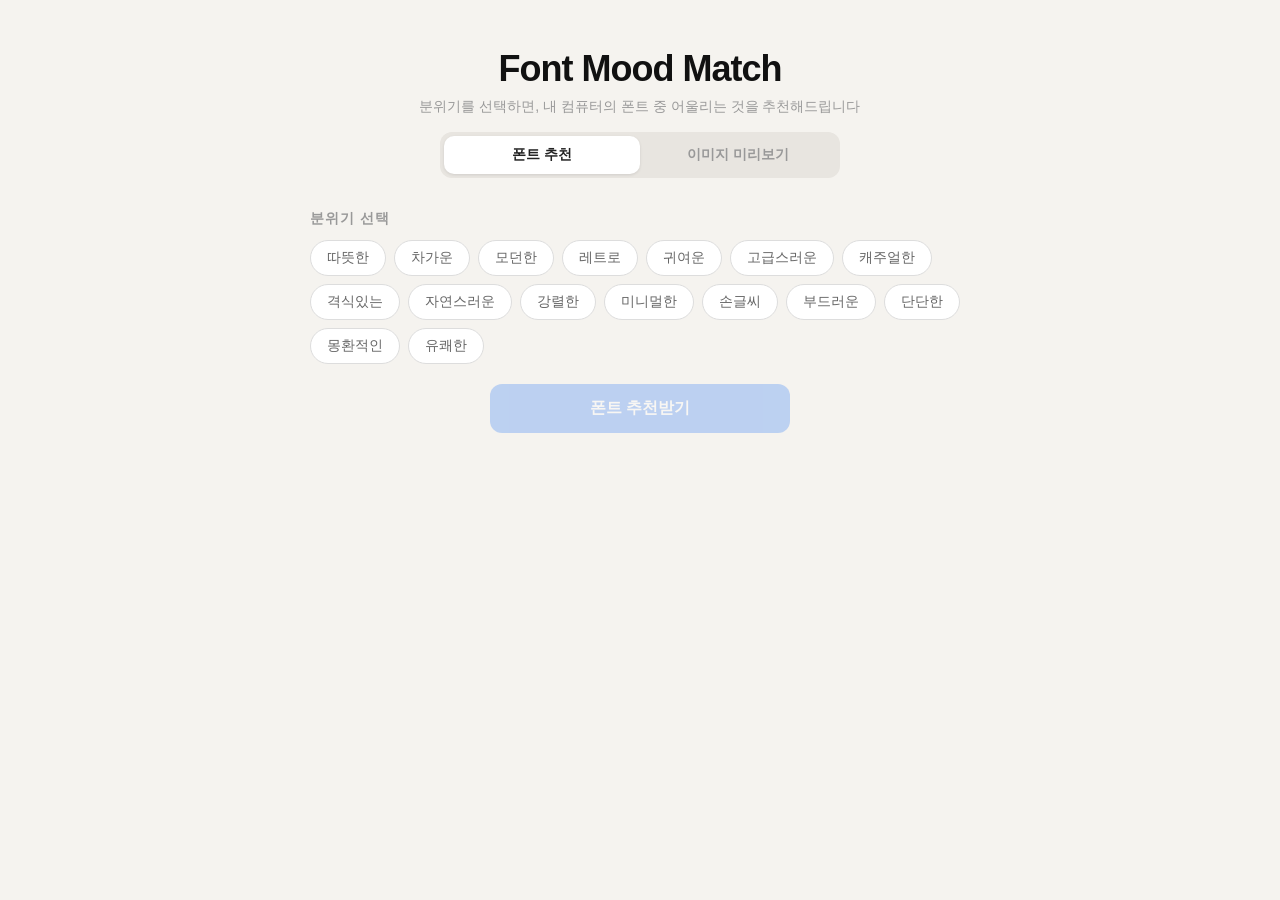
<file: index.html>
<!DOCTYPE html>
<html lang="ko">
<head>
    <meta charset="UTF-8">
    <meta name="viewport" content="width=device-width, initial-scale=1.0">
    <title>Font Mood Match</title>
    <style>
        * { margin: 0; padding: 0; box-sizing: border-box; }

        body {
            font-family: -apple-system, BlinkMacSystemFont, 'Segoe UI', sans-serif;
            background: #f5f3ef;
            color: #222;
            min-height: 100vh;
        }

        .header {
            text-align: center;
            padding: 48px 20px 16px;
        }
        .header h1 {
            font-size: 36px;
            font-weight: 800;
            letter-spacing: -1px;
            color: #111;
        }
        .header p { color: #999; margin-top: 8px; font-size: 14px; }

        .mood-section {
            max-width: 700px;
            margin: 0 auto 32px;
            padding: 0 20px;
        }
        .mood-label {
            font-size: 14px;
            font-weight: 600;
            color: #999;
            margin-bottom: 12px;
            text-transform: uppercase;
            letter-spacing: 1px;
        }
        .mood-tags {
            display: flex;
            flex-wrap: wrap;
            gap: 8px;
            margin-bottom: 20px;
        }
        .mood-tag {
            background: #fff;
            border: 1px solid #ddd;
            border-radius: 20px;
            padding: 8px 16px;
            font-size: 14px;
            color: #666;
            cursor: pointer;
            transition: all 0.2s;
            user-select: none;
        }
        .mood-tag:hover { border-color: #aaa; color: #333; }
        .mood-tag.selected {
            background: #3b82f6;
            color: #fff;
            border-color: #3b82f6;
            font-weight: 600;
        }

        /* ===== TABS ===== */
        .tab-bar {
            display: flex;
            justify-content: center;
            gap: 0;
            max-width: 400px;
            margin: 0 auto 32px;
            background: #e8e5e0;
            border-radius: 12px;
            padding: 4px;
        }
        .tab-btn {
            flex: 1;
            padding: 10px 16px;
            background: none;
            border: none;
            border-radius: 10px;
            color: #999;
            font-size: 14px;
            font-weight: 600;
            cursor: pointer;
            transition: all 0.2s;
        }
        .tab-btn.active { background: #fff; color: #222; box-shadow: 0 1px 3px rgba(0,0,0,0.1); }
        .tab-btn:hover:not(.active) { color: #555; }
        .tab-content { display: none; }
        .tab-content.active { display: block; }

        /* ===== PREVIEW TAB ===== */
        .preview-tab {
            max-width: 900px;
            margin: 0 auto;
            padding: 0 20px 60px;
        }
        .preview-upload {
            border: 2px dashed #ccc;
            border-radius: 12px;
            padding: 40px;
            text-align: center;
            cursor: pointer;
            transition: all 0.2s;
            margin-bottom: 20px;
            background: #fff;
        }
        .preview-upload:hover { border-color: #999; background: #fafafa; }
        .preview-upload.has-image { border-style: solid; padding: 0; overflow: hidden; border-radius: 12px; }
        .preview-upload .icon { font-size: 32px; margin-bottom: 8px; }
        .preview-upload .text { color: #999; font-size: 13px; }
        #previewImageInput { display: none; }

        .preview-canvas-wrap {
            position: relative;
            display: none;
            margin-bottom: 20px;
        }
        .preview-canvas-wrap.visible { display: block; }
        .preview-canvas {
            width: 100%;
            border-radius: 12px;
            display: block;
        }

        .preview-controls {
            display: none;
            gap: 12px;
            margin-bottom: 20px;
            flex-wrap: wrap;
        }
        .preview-controls.visible { display: flex; }
        .preview-controls input[type="text"] {
            flex: 1;
            min-width: 200px;
            background: #fff;
            border: 1px solid #ddd;
            border-radius: 10px;
            padding: 12px 16px;
            color: #222;
            font-size: 14px;
            outline: none;
        }
        .preview-controls input[type="text"]:focus { border-color: #3b82f6; }
        .preview-controls input[type="text"]::placeholder { color: #bbb; }
        .preview-controls select {
            background: #fff;
            border: 1px solid #ddd;
            border-radius: 10px;
            padding: 12px 16px;
            color: #222;
            font-size: 14px;
            outline: none;
            min-width: 200px;
        }

        .preview-options {
            display: none;
            gap: 12px;
            margin-bottom: 20px;
            flex-wrap: wrap;
            align-items: center;
        }
        .preview-options.visible { display: flex; }
        .preview-options label {
            color: #666;
            font-size: 13px;
        }
        .preview-options input[type="range"] {
            width: 120px;
        }
        .placement-btn.active { background: #3b82f6 !important; color: #fff !important; border-color: #3b82f6 !important; }
        .preview-options input[type="color"] {
            width: 36px;
            height: 36px;
            border: 1px solid #333;
            border-radius: 8px;
            background: none;
            cursor: pointer;
        }

        .search-btn {
            display: block;
            width: 100%;
            max-width: 300px;
            margin: 0 auto;
            padding: 14px 24px;
            background: #3b82f6;
            color: #fff;
            border: none;
            border-radius: 12px;
            font-size: 16px;
            font-weight: 700;
            cursor: pointer;
            transition: opacity 0.2s;
        }
        .search-btn:hover { opacity: 0.85; }
        .search-btn:disabled { opacity: 0.3; cursor: not-allowed; }

        .loading-section {
            display: none;
            text-align: center;
            padding: 60px 20px;
        }
        .loading-section.visible { display: block; }
        .loading-spinner {
            width: 40px;
            height: 40px;
            border: 3px solid #ddd;
            border-top-color: #3b82f6;
            border-radius: 50%;
            animation: spin 0.8s linear infinite;
            margin: 0 auto 16px;
        }
        @keyframes spin { to { transform: rotate(360deg); } }
        .loading-text { color: #888; font-size: 14px; }
        .loading-progress { color: #aaa; font-size: 13px; margin-top: 8px; }

        .results-section {
            display: none;
            max-width: 900px;
            margin: 0 auto;
            padding: 0 20px 60px;
        }
        .results-section.visible { display: block; }
        .results-header {
            display: flex;
            justify-content: space-between;
            align-items: center;
            margin-bottom: 24px;
        }
        .results-title { font-size: 20px; font-weight: 700; }
        .results-count { color: #666; font-size: 14px; }
        .refresh-btn {
            background: #fff;
            border: 1px solid #ddd;
            border-radius: 10px;
            padding: 10px 20px;
            color: #666;
            font-size: 14px;
            font-weight: 600;
            cursor: pointer;
            transition: all 0.2s;
        }
        .refresh-btn:hover { background: #eee; color: #333; border-color: #bbb; }

        #fontCards {
            display: grid;
            grid-template-columns: repeat(2, 1fr);
            gap: 16px;
        }
        .font-card {
            background: #fff;
            border: 1px solid #e0e0e0;
            border-radius: 16px;
            padding: 20px;
            transition: border-color 0.2s;
            display: flex;
            flex-direction: column;
        }
        .font-card:hover { border-color: #bbb; }
        .font-card-header {
            display: flex;
            flex-direction: column;
            gap: 8px;
            margin-bottom: 12px;
        }
        .font-name { font-size: 14px; font-weight: 600; color: #222; }
        .font-tags { display: flex; gap: 4px; flex-wrap: wrap; }
        .font-tag {
            background: #f0f0f0;
            border-radius: 6px;
            padding: 3px 8px;
            font-size: 10px;
            color: #888;
        }
        .font-tag.match { background: #e8f5e9; color: #2e7d32; }
        .font-preview {
            background: #fafaf8;
            border: 1px solid #eee;
            border-radius: 10px;
            padding: 16px;
            margin-bottom: 10px;
            min-height: 70px;
            display: flex;
            align-items: center;
            flex: 1;
        }
        .font-preview-text {
            font-size: 22px;
            line-height: 1.4;
            word-break: keep-all;
            width: 100%;
            color: #222;
        }
        .font-reason {
            color: #999;
            font-size: 12px;
            margin-bottom: 10px;
        }
        .font-actions {
            display: flex;
            gap: 8px;
            justify-content: space-between;
            align-items: center;
        }
        .copy-btn {
            background: #f0f0f0;
            border: none;
            border-radius: 8px;
            padding: 6px 12px;
            color: #666;
            font-size: 12px;
            cursor: pointer;
            transition: all 0.2s;
        }
        .copy-btn:hover { background: #e0e0e0; color: #333; }
        @media (max-width: 900px) {
            #fontCards { grid-template-columns: 1fr; }
        }
        @media (max-width: 500px) {
            #fontCards { grid-template-columns: 1fr; }
        }
        .copy-btn.copied { background: #e8f5e9; color: #2e7d32; }

        .pairing-section {
            display: none;
            max-width: 900px;
            margin: 0 auto;
            padding: 0 20px 60px;
        }
        .pairing-section.visible { display: block; }
        .pairing-title { font-size: 20px; font-weight: 700; margin-bottom: 24px; }
        .pairing-card {
            background: #141414;
            border: 1px solid #222;
            border-radius: 16px;
            padding: 32px;
            margin-bottom: 16px;
        }
        .pairing-heading { font-size: 32px; margin-bottom: 12px; line-height: 1.3; }
        .pairing-body { font-size: 16px; line-height: 1.8; color: #aaa; }
        .pairing-label { margin-top: 16px; font-size: 12px; color: #555; }

        .custom-text-section {
            max-width: 900px;
            margin: 0 auto 24px;
            padding: 0 20px;
            display: none;
        }
        .custom-text-section.visible { display: block; }
        .custom-text-input {
            width: 100%;
            background: #fff;
            border: 1px solid #ddd;
            border-radius: 10px;
            padding: 12px 16px;
            color: #222;
            font-size: 14px;
            outline: none;
        }
        .custom-text-input:focus { border-color: #3b82f6; }
        .custom-text-input::placeholder { color: #bbb; }

        @media (max-width: 600px) {
            .header h1 { font-size: 28px; }
            .font-preview-text { font-size: 22px; }
            .pairing-heading { font-size: 24px; }
        }
    </style>
</head>
<body>

<div class="header">
    <h1>Font Mood Match</h1>
    <p>분위기를 선택하면, 내 컴퓨터의 폰트 중 어울리는 것을 추천해드립니다</p>
</div>

<div class="tab-bar">
    <button class="tab-btn active" data-tab="recommend">폰트 추천</button>
    <button class="tab-btn" data-tab="preview">이미지 미리보기</button>
</div>

<!-- TAB 1: 추천 -->
<div class="tab-content active" id="tab-recommend">
<div class="mood-section">
    <div class="mood-label">분위기 선택</div>
    <div class="mood-tags" id="moodTags">
        <span class="mood-tag" data-mood="따뜻한">따뜻한</span>
        <span class="mood-tag" data-mood="차가운">차가운</span>
        <span class="mood-tag" data-mood="모던한">모던한</span>
        <span class="mood-tag" data-mood="레트로">레트로</span>
        <span class="mood-tag" data-mood="귀여운">귀여운</span>
        <span class="mood-tag" data-mood="고급스러운">고급스러운</span>
        <span class="mood-tag" data-mood="캐주얼한">캐주얼한</span>
        <span class="mood-tag" data-mood="격식있는">격식있는</span>
        <span class="mood-tag" data-mood="자연스러운">자연스러운</span>
        <span class="mood-tag" data-mood="강렬한">강렬한</span>
        <span class="mood-tag" data-mood="미니멀한">미니멀한</span>
        <span class="mood-tag" data-mood="손글씨">손글씨</span>
        <span class="mood-tag" data-mood="부드러운">부드러운</span>
        <span class="mood-tag" data-mood="단단한">단단한</span>
        <span class="mood-tag" data-mood="몽환적인">몽환적인</span>
        <span class="mood-tag" data-mood="유쾌한">유쾌한</span>
    </div>

    <button class="search-btn" id="searchBtn" disabled>폰트 추천받기</button>
</div>

<div class="loading-section" id="loadingSection">
    <div class="loading-spinner"></div>
    <div class="loading-text">폰트를 분석하고 있습니다...</div>
    <div class="loading-progress" id="loadingProgress"></div>
</div>

<div class="custom-text-section" id="customTextSection">
    <input type="text" class="custom-text-input" id="customTextInput"
           placeholder="폰트를 미리볼 문장을 자유롭게 입력해보세요" value="가나다라 Typography 123">
</div>

<div class="results-section" id="resultsSection">
    <div class="results-header">
        <div class="results-title">추천 폰트</div>
        <div style="display:flex;align-items:center;gap:12px;">
            <div class="results-count" id="resultsCount"></div>
            <button class="refresh-btn" id="refreshBtn">다시 추천받기</button>
        </div>
    </div>
    <div id="fontCards"></div>
</div>
</div><!-- end tab-recommend -->

<!-- TAB 2: 이미지 미리보기 -->
<div class="tab-content" id="tab-preview">
<div class="preview-tab">
    <div class="preview-upload" id="previewUpload">
        <div id="previewUploadContent">
            <div class="icon">🖼</div>
            <div class="text">배경 이미지를 드래그하거나 클릭해서 업로드</div>
        </div>
    </div>
    <input type="file" id="previewImageInput" accept="image/*">

    <div class="preview-controls" id="previewControls">
        <input type="text" id="overlayText" placeholder="이미지 위에 올릴 텍스트 입력" value="디자인의 본질을 탐구하다">
        <select id="fontSelect">
            <option value="">폰트를 선택하세요</option>
        </select>
    </div>

    <div class="preview-options" id="previewOptions">
        <label>크기</label>
        <input type="range" id="fontSize" min="16" max="120" value="48">
        <label>색상</label>
        <input type="color" id="fontColor" value="#ffffff">
        <label>배치</label>
        <div style="display:flex;gap:4px;">
            <button class="placement-btn active" data-placement="title" style="background:#fff;border:1px solid #ddd;border-radius:8px;padding:6px 14px;font-size:12px;color:#666;cursor:pointer;">제목</button>
            <button class="placement-btn" data-placement="body" style="background:#fff;border:1px solid #ddd;border-radius:8px;padding:6px 14px;font-size:12px;color:#666;cursor:pointer;">본문</button>
        </div>
    </div>

    <div class="preview-canvas-wrap" id="previewCanvasWrap">
        <canvas class="preview-canvas" id="previewCanvas"></canvas>
    </div>
</div>
</div><!-- end tab-preview -->

<script>
// ===== STATE =====
let selectedMoods = [];
let localFonts = [];
let recommendedFonts = [];

// ===== MOOD TAGS =====
document.querySelectorAll('.mood-tag').forEach(tag => {
    tag.addEventListener('click', () => {
        tag.classList.toggle('selected');
        const mood = tag.dataset.mood;
        if (tag.classList.contains('selected')) {
            selectedMoods.push(mood);
        } else {
            selectedMoods = selectedMoods.filter(m => m !== mood);
        }
        document.getElementById('searchBtn').disabled = selectedMoods.length === 0;
    });
});

document.getElementById('searchBtn').addEventListener('click', startRecommendation);

// ===== TABS =====
document.querySelectorAll('.tab-btn').forEach(btn => {
    btn.addEventListener('click', () => {
        document.querySelectorAll('.tab-btn').forEach(b => b.classList.remove('active'));
        document.querySelectorAll('.tab-content').forEach(t => t.classList.remove('active'));
        btn.classList.add('active');
        document.getElementById('tab-' + btn.dataset.tab).classList.add('active');

        // Load recommended fonts into preview tab
        if (btn.dataset.tab === 'preview') {
            loadRecommendedFontSelect();
        }
    });
});

// Simple hash for random tiebreaking
function hashStr(str) {
    let hash = 0;
    for (let i = 0; i < str.length; i++) {
        hash = ((hash << 5) - hash) + str.charCodeAt(i);
        hash |= 0;
    }
    return Math.abs(hash);
}

// ===== FONT DATABASE =====
// Known fonts with pre-tagged moods
const FONT_DB = {
    // === 나눔 ===
    '나눔고딕': { moods: ['모던한', '미니멀한', '부드러운'], type: 'gothic', usage: '본문용' },
    '나눔고딕OTF': { moods: ['모던한', '미니멀한', '부드러운'], type: 'gothic', usage: '본문용' },
    '나눔명조': { moods: ['격식있는', '고급스러운', '차가운'], type: 'myungjo', usage: '본문용' },
    '나눔명조OTF': { moods: ['격식있는', '고급스러운', '차가운'], type: 'myungjo', usage: '본문용' },
    '나눔바른고딕OTF': { moods: ['미니멀한', '모던한', '부드러운'], type: 'gothic', usage: '본문용' },
    '나눔바른펜OTF': { moods: ['손글씨', '자연스러운', '따뜻한'], type: 'handwriting', usage: '제목용' },
    '나눔손글씨 펜': { moods: ['손글씨', '캐주얼한', '자연스러운'], type: 'handwriting', usage: '제목용' },
    '나눔손글씨 붓': { moods: ['손글씨', '강렬한', '레트로'], type: 'handwriting', usage: '제목용' },
    '나눔스퀘어OTF': { moods: ['모던한', '단단한', '미니멀한'], type: 'gothic', usage: '제목용' },
    '나눔스퀘어 네오 OTF': { moods: ['모던한', '미니멀한', '차가운'], type: 'gothic', usage: '제목/본문 겸용' },
    '나눔스퀘어라운드OTF': { moods: ['부드러운', '귀여운', '따뜻한'], type: 'gothic', usage: '제목용' },
    '나눔휴먼OTF': { moods: ['자연스러운', '따뜻한', '부드러운'], type: 'gothic', usage: '본문용' },

    // === 산돌 고딕 ===
    'Apple SD 산돌고딕 Neo': { moods: ['모던한', '미니멀한', '단단한'], type: 'gothic', usage: '본문용' },
    'Sandoll 고딕Neo1': { moods: ['모던한', '미니멀한', '단단한'], type: 'gothic', usage: '제목/본문 겸용' },
    'Sandoll 고딕Neo2': { moods: ['모던한', '미니멀한', '차가운'], type: 'gothic', usage: '제목/본문 겸용' },
    'Sandoll 고딕Neo3': { moods: ['모던한', '미니멀한', '차가운'], type: 'gothic', usage: '제목/본문 겸용' },
    'Sandoll 고딕NeoRound': { moods: ['부드러운', '귀여운', '따뜻한'], type: 'gothic', usage: '제목용' },
    'Sandoll 고딕NeoCond': { moods: ['모던한', '단단한', '강렬한'], type: 'gothic', usage: '제목용' },
    'Sandoll 고딕NeoExt': { moods: ['모던한', '강렬한', '단단한'], type: 'gothic', usage: '제목용' },

    // === 산돌 명조 ===
    'Sandoll 명조': { moods: ['격식있는', '고급스러운', '레트로'], type: 'myungjo', usage: '본문용' },
    'Sandoll 명조Neo1': { moods: ['고급스러운', '격식있는', '모던한'], type: 'myungjo', usage: '제목/본문 겸용' },

    // === 산돌 감성/특수 ===
    'Sandoll 격동고딕': { moods: ['강렬한', '레트로', '단단한'], type: 'display', usage: '제목용' },
    'Sandoll 격동굴림': { moods: ['레트로', '따뜻한', '자연스러운'], type: 'display', usage: '제목용' },
    'Sandoll 격동명조': { moods: ['레트로', '격식있는', '강렬한'], type: 'myungjo', usage: '제목용' },
    'Sandoll 겨울밤': { moods: ['몽환적인', '차가운', '고급스러운'], type: 'display', usage: '제목용' },
    'Sandoll 늦봄': { moods: ['따뜻한', '자연스러운', '부드러운'], type: 'display', usage: '제목용' },
    'Sandoll 둥굴림': { moods: ['귀여운', '부드러운', '캐주얼한'], type: 'gothic', usage: '제목용' },
    'Sandoll 둥굴림2': { moods: ['귀여운', '부드러운', '캐주얼한'], type: 'gothic', usage: '제목용' },
    'Sandoll 마루': { moods: ['자연스러운', '부드러운', '따뜻한'], type: 'gothic', usage: '본문용' },
    'Sandoll 광수명조': { moods: ['레트로', '자연스러운', '따뜻한'], type: 'myungjo', usage: '제목용' },
    'Sandoll 단편선 바탕': { moods: ['격식있는', '레트로', '고급스러운'], type: 'myungjo', usage: '본문용' },
    'Sandoll 바보사랑': { moods: ['귀여운', '유쾌한', '캐주얼한'], type: 'display', usage: '제목용' },
    'Sandoll 별꽃': { moods: ['몽환적인', '귀여운', '부드러운'], type: 'display', usage: '제목용' },
    'Sandoll 별밤': { moods: ['몽환적인', '차가운', '고급스러운'], type: 'display', usage: '제목용' },
    'Sandoll 별이될꺼야': { moods: ['몽환적인', '귀여운', '따뜻한'], type: 'display', usage: '제목용' },
    'Sandoll 별이샤방샤방': { moods: ['귀여운', '유쾌한', '몽환적인'], type: 'display', usage: '제목용' },
    'Sandoll 별표고무': { moods: ['유쾌한', '레트로', '캐주얼한'], type: 'display', usage: '제목용' },
    'Sandoll 사랑고백': { moods: ['따뜻한', '부드러운', '손글씨'], type: 'handwriting', usage: '제목용' },
    'Sandoll 삼립호빵체': { moods: ['귀여운', '유쾌한', '따뜻한'], type: 'display', usage: '제목용' },
    'Sandoll 초코푸딩': { moods: ['귀여운', '따뜻한', '캐주얼한'], type: 'display', usage: '제목용' },
    'Sandoll 캔버스': { moods: ['손글씨', '자연스러운', '캐주얼한'], type: 'handwriting', usage: '제목용' },
    'Sandoll 커피앤도넛': { moods: ['따뜻한', '캐주얼한', '부드러운'], type: 'display', usage: '제목용' },
    'Sandoll 하늘구름': { moods: ['몽환적인', '부드러운', '자연스러운'], type: 'display', usage: '제목용' },
    'Sandoll 국대떡볶이': { moods: ['유쾌한', '강렬한', '캐주얼한'], type: 'display', usage: '제목용' },
    'Sandoll 온고딕': { moods: ['부드러운', '따뜻한', '모던한'], type: 'gothic', usage: '본문용' },

    // === Pretendard ===
    'Pretendard': { moods: ['모던한', '미니멀한', '차가운'], type: 'gothic', usage: '제목/본문 겸용' },

    // === Noto ===
    'Noto Sans KR': { moods: ['모던한', '미니멀한', '단단한'], type: 'gothic', usage: '제목/본문 겸용' },
    'Noto Serif CJK KR': { moods: ['격식있는', '고급스러운', '모던한'], type: 'myungjo', usage: '본문용' },

    // === 본고딕/본명조 ===
    '본고딕': { moods: ['모던한', '미니멀한', '단단한'], type: 'gothic', usage: '제목/본문 겸용' },
    '본명조': { moods: ['격식있는', '고급스러운', '모던한'], type: 'myungjo', usage: '본문용' },

    // === 마루 부리 ===
    '마루 부리OTF': { moods: ['고급스러운', '모던한', '격식있는'], type: 'myungjo', usage: '본문용' },

    // === 배민 ===
    '배민 을지로10년후체 OTF': { moods: ['레트로', '강렬한', '유쾌한'], type: 'display', usage: '제목용' },

    // === 카페24 ===
    'Cafe24 Meongi': { moods: ['귀여운', '캐주얼한', '유쾌한'], type: 'display', usage: '제목용' },
    'Cafe24NyangiB': { moods: ['귀여운', '부드러운', '캐주얼한'], type: 'display', usage: '제목용' },
    '카페24 모야모야 OTF': { moods: ['귀여운', '몽환적인', '유쾌한'], type: 'display', usage: '제목용' },
    '카페24 슈퍼매직 OTF': { moods: ['강렬한', '유쾌한', '캐주얼한'], type: 'display', usage: '제목용' },

    // === 교보 손글씨 ===
    '교보 손글씨 2019': { moods: ['손글씨', '따뜻한', '자연스러운'], type: 'handwriting', usage: '제목용' },
    '교보 손글씨 2020 박도연': { moods: ['손글씨', '부드러운', '자연스러운'], type: 'handwriting', usage: '제목용' },
    '교보 손글씨 2021 성지영': { moods: ['손글씨', '캐주얼한', '따뜻한'], type: 'handwriting', usage: '제목용' },
    '교보 손글씨 2022 김혜남': { moods: ['손글씨', '자연스러운', '따뜻한'], type: 'handwriting', usage: '제목용' },
    '교보 손글씨 2023 우선아': { moods: ['손글씨', '부드러운', '캐주얼한'], type: 'handwriting', usage: '제목용' },
    '교보 손글씨 2024 박서우': { moods: ['손글씨', '자연스러운', '따뜻한'], type: 'handwriting', usage: '제목용' },

    // === KCC ===
    'KCC-은영체': { moods: ['손글씨', '부드러운', '자연스러운'], type: 'handwriting', usage: '제목용' },
    'KCC-김훈체': { moods: ['손글씨', '격식있는', '단단한'], type: 'handwriting', usage: '제목용' },
    'KCC-김환기체': { moods: ['손글씨', '자연스러운', '몽환적인'], type: 'handwriting', usage: '제목용' },
    'KCC-간판체': { moods: ['레트로', '강렬한', '유쾌한'], type: 'display', usage: '제목용' },
    'KCC-안창호': { moods: ['격식있는', '단단한', '레트로'], type: 'display', usage: '제목용' },
    'KCC-손기정체': { moods: ['강렬한', '단단한', '레트로'], type: 'display', usage: '제목용' },
    'KCC-정범체': { moods: ['격식있는', '레트로', '단단한'], type: 'display', usage: '제목용' },
    'KCC-한빛': { moods: ['따뜻한', '부드러운', '자연스러운'], type: 'display', usage: '제목용' },
    'KCC도담도담체': { moods: ['귀여운', '따뜻한', '부드러운'], type: 'display', usage: '제목용' },
    'KCC무럭무럭': { moods: ['귀여운', '자연스러운', '유쾌한'], type: 'display', usage: '제목용' },
    'KCC방정환체': { moods: ['따뜻한', '레트로', '자연스러운'], type: 'display', usage: '제목용' },
    'KCC안중근체': { moods: ['단단한', '격식있는', '강렬한'], type: 'display', usage: '제목용' },
    'KCC임권택체': { moods: ['격식있는', '레트로', '고급스러운'], type: 'display', usage: '제목용' },
    'KCC차쌤체': { moods: ['캐주얼한', '유쾌한', '따뜻한'], type: 'display', usage: '제목용' },
    'KCC혜림체': { moods: ['귀여운', '손글씨', '캐주얼한'], type: 'handwriting', usage: '제목용' },

    // === G마켓 ===
    'G마켓 산스': { moods: ['모던한', '캐주얼한', '유쾌한'], type: 'gothic', usage: '제목용' },

    // === 에스코어 드림 ===
    '에스코어 드림': { moods: ['모던한', '미니멀한', '단단한'], type: 'gothic', usage: '제목/본문 겸용' },

    // === 야놀자 ===
    '야놀자 야체 OTF': { moods: ['유쾌한', '캐주얼한', '강렬한'], type: 'display', usage: '제목용' },

    // === 여기어때 ===
    '여기어때 잘난체': { moods: ['강렬한', '유쾌한', '단단한'], type: 'display', usage: '제목용' },
    '여기어때 잘난체 2': { moods: ['강렬한', '유쾌한', '단단한'], type: 'display', usage: '제목용' },
    '여기어때 잘난체 고딕': { moods: ['모던한', '단단한', '강렬한'], type: 'gothic', usage: '제목용' },

    // === 넥슨 ===
    '넥슨 카트 고딕 OTF': { moods: ['캐주얼한', '유쾌한', '모던한'], type: 'gothic', usage: '제목용' },
    '넥슨 풋볼고딕': { moods: ['강렬한', '단단한', '캐주얼한'], type: 'gothic', usage: '제목용' },
    '넥슨Lv1고딕 OTF': { moods: ['귀여운', '캐주얼한', '유쾌한'], type: 'gothic', usage: '제목용' },
    '넥슨Lv2고딕 OTF': { moods: ['모던한', '캐주얼한', '미니멀한'], type: 'gothic', usage: '제목/본문 겸용' },

    // === 기타 한글 ===
    '이롭게 바탕체 OTF': { moods: ['고급스러운', '격식있는', '부드러운'], type: 'myungjo', usage: '본문용' },
    '리디바탕': { moods: ['격식있는', '고급스러운', '차가운'], type: 'myungjo', usage: '본문용' },
    '런드리고딕OTF': { moods: ['캐주얼한', '부드러운', '자연스러운'], type: 'gothic', usage: '제목용' },
    '감탄로드돋움체': { moods: ['부드러운', '모던한', '캐주얼한'], type: 'gothic', usage: '본문용' },
    '감탄로드바탕체': { moods: ['고급스러운', '격식있는', '부드러운'], type: 'myungjo', usage: '본문용' },
    '이서윤체': { moods: ['귀여운', '손글씨', '캐주얼한'], type: 'handwriting', usage: '제목용' },
    '제주고딕OTF': { moods: ['자연스러운', '부드러운', '모던한'], type: 'gothic', usage: '본문용' },
    '제주명조OTF': { moods: ['자연스러운', '고급스러운', '따뜻한'], type: 'myungjo', usage: '본문용' },
    'HS봄바람체': { moods: ['따뜻한', '자연스러운', '부드러운'], type: 'display', usage: '제목용' },
    '기후위기-한글': { moods: ['모던한', '강렬한', '단단한'], type: 'display', usage: '제목용' },
    '독립서체 윤동주 별헤는밤 GS': { moods: ['몽환적인', '격식있는', '자연스러운'], type: 'display', usage: '제목용' },
    '독립서체 윤동주 서시 GS': { moods: ['몽환적인', '고급스러운', '자연스러운'], type: 'display', usage: '제목용' },
    'Tlab윤동주': { moods: ['몽환적인', '자연스러운', '부드러운'], type: 'handwriting', usage: '제목용' },
    '한컴 말랑말랑': { moods: ['귀여운', '부드러운', '캐주얼한'], type: 'gothic', usage: '제목용' },
    '푸라닭 젠틀 고딕 OTF': { moods: ['모던한', '고급스러운', '미니멀한'], type: 'gothic', usage: '제목용' },
    '망고보드 별별체': { moods: ['귀여운', '유쾌한', '캐주얼한'], type: 'display', usage: '제목용' },
    'BOKEH': { moods: ['몽환적인', '모던한', '부드러운'], type: 'display', usage: '제목용' },

    // === 바탕/돋움/굴림 시스템 ===
    'KoPub바탕체': { moods: ['격식있는', '고급스러운', '단단한'], type: 'myungjo', usage: '본문용' },
    'KoPub돋움체': { moods: ['모던한', '미니멀한', '단단한'], type: 'gothic', usage: '본문용' },
    '경기천년바탕OTF': { moods: ['격식있는', '레트로', '고급스러운'], type: 'myungjo', usage: '본문용' },

    // === 영문 유명 ===
    'Helvetica': { moods: ['모던한', '미니멀한', '차가운'], type: 'gothic', usage: '제목/본문 겸용' },
    'Helvetica Neue': { moods: ['모던한', '미니멀한', '차가운'], type: 'gothic', usage: '제목/본문 겸용' },
    'Arial': { moods: ['모던한', '미니멀한', '캐주얼한'], type: 'gothic', usage: '본문용' },
    'Futura': { moods: ['모던한', '미니멀한', '차가운'], type: 'gothic', usage: '제목용' },
    'Avenir': { moods: ['모던한', '부드러운', '미니멀한'], type: 'gothic', usage: '제목/본문 겸용' },
    'Avenir Next': { moods: ['모던한', '미니멀한', '단단한'], type: 'gothic', usage: '제목/본문 겸용' },
    'Baskerville': { moods: ['격식있는', '고급스러운', '레트로'], type: 'serif', usage: '본문용' },
    'Bodoni 72': { moods: ['고급스러운', '격식있는', '강렬한'], type: 'serif', usage: '제목용' },
    'Georgia': { moods: ['격식있는', '따뜻한', '고급스러운'], type: 'serif', usage: '본문용' },
    'Garamond': { moods: ['고급스러운', '격식있는', '레트로'], type: 'serif', usage: '본문용' },
    'Didot': { moods: ['고급스러운', '격식있는', '차가운'], type: 'serif', usage: '제목용' },
    'Palatino': { moods: ['격식있는', '고급스러운', '따뜻한'], type: 'serif', usage: '본문용' },
    'Copperplate': { moods: ['격식있는', '고급스러운', '단단한'], type: 'serif', usage: '제목용' },
    'American Typewriter': { moods: ['레트로', '캐주얼한', '따뜻한'], type: 'serif', usage: '제목용' },
    'Courier New': { moods: ['레트로', '단단한', '격식있는'], type: 'mono', usage: '본문용' },
    'Comic Sans MS': { moods: ['귀여운', '캐주얼한', '유쾌한'], type: 'handwriting', usage: '제목용' },
    'Bebas Neue': { moods: ['강렬한', '모던한', '단단한'], type: 'gothic', usage: '제목용' },
    'Aleo': { moods: ['따뜻한', '부드러운', '모던한'], type: 'serif', usage: '본문용' },
};

// ===== KEYWORD-BASED MOOD INFERENCE =====
const KEYWORD_MOODS = [
    // Type keywords
    { pattern: /명조|바탕|부리|Serif|Batang/i, moods: ['격식있는', '고급스러운'], type: 'myungjo' },
    { pattern: /고딕|돋움|Gothic|Sans/i, moods: ['모던한', '미니멀한'], type: 'gothic' },
    { pattern: /손글씨|펜|필기|Hand|Script|Pen/i, moods: ['손글씨', '자연스러운', '따뜻한'], type: 'handwriting' },
    { pattern: /둥근|둥굴|Round/i, moods: ['부드러운', '귀여운', '따뜻한'], type: 'gothic' },

    // Mood keywords
    { pattern: /봄|꽃|사랑|하트|봄바람/i, moods: ['따뜻한', '부드러운', '자연스러운'] },
    { pattern: /별|밤|달|겨울|구름|하늘/i, moods: ['몽환적인', '차가운', '고급스러운'] },
    { pattern: /귀여|어린|키즈|아이|도담|무럭|호빵/i, moods: ['귀여운', '유쾌한', '캐주얼한'] },
    { pattern: /격동|독립|안중근|강|Bold|Heavy|Black/i, moods: ['강렬한', '단단한'] },
    { pattern: /Light|Thin|가는|얇은|옅은/i, moods: ['부드러운', '미니멀한', '몽환적인'] },
    { pattern: /떡볶이|치킨|호빵|도넛|커피|초코|맛/i, moods: ['유쾌한', '캐주얼한', '따뜻한'] },
    { pattern: /레트로|옛|Retro|Old|Classic/i, moods: ['레트로', '격식있는'] },
    { pattern: /모던|Modern|Neo|New/i, moods: ['모던한', '미니멀한'] },
];

// ===== CANVAS FONT ANALYSIS =====
function analyzeFontShape(fontFamily) {
    const canvas = document.createElement('canvas');
    canvas.width = 200;
    canvas.height = 80;
    const ctx = canvas.getContext('2d');

    // Render sample text
    ctx.fillStyle = '#000';
    ctx.font = `40px "${fontFamily}"`;
    ctx.textBaseline = 'middle';
    ctx.fillText('가나', 10, 40);

    const imageData = ctx.getImageData(0, 0, 200, 80);
    const pixels = imageData.data;

    // Count filled pixels (ink coverage)
    let filledPixels = 0;
    let totalChecked = 0;
    for (let i = 3; i < pixels.length; i += 4) {
        if (pixels[i] > 30) filledPixels++;
        totalChecked++;
    }
    const coverage = filledPixels / totalChecked;

    // Detect stroke variation (check horizontal vs vertical)
    // High variation = serif-like, Low variation = gothic-like
    let edgePixels = 0;
    for (let y = 0; y < 80; y++) {
        for (let x = 1; x < 199; x++) {
            const idx = (y * 200 + x) * 4 + 3;
            const prev = pixels[idx - 4];
            const curr = pixels[idx];
            if (Math.abs(curr - prev) > 50) edgePixels++;
        }
    }
    const edgeDensity = edgePixels / totalChecked;

    return {
        weight: coverage > 0.08 ? 'bold' : coverage > 0.05 ? 'medium' : 'light',
        complexity: edgeDensity > 0.015 ? 'complex' : 'simple'
    };
}

// ===== FONT CLASSIFICATION =====
function classifyFont(fontFamily) {
    // 1. Check known database (exact match)
    if (FONT_DB[fontFamily]) {
        return FONT_DB[fontFamily];
    }

    // 2. Check known database (partial match)
    for (const [key, data] of Object.entries(FONT_DB)) {
        if (fontFamily.includes(key) || key.includes(fontFamily)) {
            return data;
        }
    }

    // 3. Keyword-based inference
    let inferredMoods = [];
    let inferredType = null;
    for (const rule of KEYWORD_MOODS) {
        if (rule.pattern.test(fontFamily)) {
            inferredMoods.push(...rule.moods);
            if (rule.type && !inferredType) inferredType = rule.type;
        }
    }

    // 4. Canvas-based analysis
    const shape = analyzeFontShape(fontFamily);
    if (shape.weight === 'bold') inferredMoods.push('강렬한', '단단한');
    if (shape.weight === 'light') inferredMoods.push('부드러운', '미니멀한');
    if (shape.complexity === 'complex') inferredMoods.push('고급스러운');
    if (shape.complexity === 'simple') inferredMoods.push('미니멀한', '모던한');

    // Deduplicate moods
    const uniqueMoods = [...new Set(inferredMoods)].slice(0, 4);

    if (uniqueMoods.length === 0) {
        uniqueMoods.push('모던한', '미니멀한'); // fallback
    }

    return {
        moods: uniqueMoods,
        type: inferredType || 'unknown',
        usage: inferredType === 'handwriting' || inferredType === 'display' ? '제목용' :
               inferredType === 'myungjo' || inferredType === 'serif' ? '본문용' : '제목/본문 겸용'
    };
}

// ===== SCORING =====
function scoreFont(fontData, targetMoods) {
    let score = 0;
    const matchedMoods = [];

    for (const mood of targetMoods) {
        if (fontData.moods.includes(mood)) {
            score += 25;
            matchedMoods.push(mood);
        }
    }

    // Bonus for having multiple matches
    if (matchedMoods.length >= 3) score += 10;
    if (matchedMoods.length >= 2) score += 5;

    // Cap at 100
    score = Math.min(score, 100);

    return { score, matchedMoods };
}

// ===== FONT ACCESS =====
function shouldSkipFont(family) {
    if (family.startsWith('.')) return true;
    if (family.includes('Fallback')) return true;
    if (/^Apple (Braille|Symbols|Color Emoji)/.test(family)) return true;
    if (/^(ZapfDingbats|Wingdings|Webdings)$/.test(family)) return true;
    return false;
}

function canRenderKorean(fontFamily) {
    const canvas = document.createElement('canvas');
    canvas.width = 100;
    canvas.height = 50;
    const ctx = canvas.getContext('2d');

    ctx.font = `24px "${fontFamily}"`;
    ctx.fillText('가', 10, 30);
    const targetData = ctx.getImageData(0, 0, 100, 50).data;

    ctx.clearRect(0, 0, 100, 50);
    ctx.font = '24px "INVALID_FONT_NAME_12345"';
    ctx.fillText('가', 10, 30);
    const fallbackData = ctx.getImageData(0, 0, 100, 50).data;

    let diff = 0;
    for (let i = 0; i < targetData.length; i += 4) {
        diff += Math.abs(targetData[i + 3] - fallbackData[i + 3]);
    }
    return diff > 100;
}

async function getLocalFonts() {
    try {
        const fonts = await window.queryLocalFonts();
        const familyMap = new Map();
        for (const font of fonts) {
            if (!familyMap.has(font.family) && !shouldSkipFont(font.family)) {
                familyMap.set(font.family, font);
            }
        }
        return Array.from(familyMap.values());
    } catch (e) {
        alert('폰트 접근 권한이 필요합니다. Chrome 브라우저에서 사용해주세요.');
        throw e;
    }
}

// ===== MAIN FLOW =====
async function startRecommendation() {
    const loadingSection = document.getElementById('loadingSection');
    const resultsSection = document.getElementById('resultsSection');
    const customTextSection = document.getElementById('customTextSection');
    const loadingProgress = document.getElementById('loadingProgress');

    resultsSection.classList.remove('visible');
    customTextSection.classList.remove('visible');
    loadingSection.classList.add('visible');

    try {
        // Use cached fonts if already loaded
        if (localFonts.length === 0) {
            loadingProgress.textContent = '로컬 폰트 목록을 가져오는 중...';
            localFonts = await getLocalFonts();
        }
        loadingProgress.textContent = `${localFonts.length}개 폰트 발견. 분석 중...`;

        // Classify and score ALL fonts (Korean + English)
        const scored = [];
        for (const font of localFonts) {
            const fontData = classifyFont(font.family);
            const { score, matchedMoods } = scoreFont(fontData, selectedMoods);
            if (score > 0) {
                scored.push({
                    fontFamily: font.family,
                    score,
                    mood_tags: matchedMoods.length > 0 ? matchedMoods : fontData.moods.slice(0, 3),
                    reason: generateReason(font.family, fontData, matchedMoods),
                    usage: fontData.usage,
                    type: fontData.type
                });
            }
        }

        // Sort by score, then by known DB (prefer known fonts), then random for variety
        const shuffleSeed = Date.now();
        scored.sort((a, b) => {
            if (b.score !== a.score) return b.score - a.score;
            const aKnown = FONT_DB[a.fontFamily] ? 1 : 0;
            const bKnown = FONT_DB[b.fontFamily] ? 1 : 0;
            if (bKnown !== aKnown) return bKnown - aKnown;
            // Random tiebreak for variety on refresh
            return (hashStr(a.fontFamily + shuffleSeed) % 100) - (hashStr(b.fontFamily + shuffleSeed) % 100);
        });

        recommendedFonts = scored.slice(0, 6);

        loadingSection.classList.remove('visible');
        displayResults();

    } catch (e) {
        loadingSection.classList.remove('visible');
        alert('오류: ' + e.message);
        console.error(e);
    }
}

function generateReason(fontFamily, fontData, matchedMoods) {
    const typeNames = {
        'myungjo': '명조(세리프) 계열',
        'serif': '세리프 계열',
        'gothic': '고딕(산세리프) 계열',
        'handwriting': '손글씨 계열',
        'display': '디스플레이 계열',
        'mono': '모노스페이스 계열',
    };
    const typeName = typeNames[fontData.type] || '';

    if (matchedMoods.length >= 2) {
        return `${typeName} 서체로, ${matchedMoods.slice(0, 2).join('·')} 분위기에 잘 어울립니다.`;
    } else if (matchedMoods.length === 1) {
        return `${typeName} 서체로, ${matchedMoods[0]} 느낌을 표현하기 적합합니다.`;
    }
    return `${typeName} 서체입니다.`;
}

// ===== DISPLAY =====
function displayResults() {
    const resultsSection = document.getElementById('resultsSection');
    const fontCards = document.getElementById('fontCards');
    const customTextSection = document.getElementById('customTextSection');

    fontCards.innerHTML = '';
    document.getElementById('resultsCount').textContent = `${recommendedFonts.length}개 폰트`;

    recommendedFonts.forEach((font) => {
        const card = document.createElement('div');
        card.className = 'font-card';

        const tagsHTML = (font.mood_tags || []).map(t =>
            `<span class="font-tag match">${t}</span>`
        ).join('') + `<span class="font-tag">${font.usage || ''}</span>`;

        const previewText = document.getElementById('customTextInput').value || '가나다라 Typography 123';

        card.innerHTML = `
            <div class="font-card-header">
                <div class="font-name">${font.fontFamily}</div>
                <div class="font-tags">${tagsHTML}</div>
            </div>
            <div class="font-preview">
                <div class="font-preview-text" style="font-family: '${font.fontFamily}'">${previewText}</div>
            </div>
            <div class="font-reason">${font.reason || ''}</div>
            <div class="font-actions">
                <span style="color:#555;font-size:12px;">매칭 ${font.score}%</span>
                <button class="copy-btn" data-font="${font.fontFamily}">복사</button>
            </div>
        `;

        fontCards.appendChild(card);
    });

    fontCards.querySelectorAll('.copy-btn').forEach(btn => {
        btn.addEventListener('click', () => {
            navigator.clipboard.writeText(btn.dataset.font);
            btn.textContent = '복사됨!';
            btn.classList.add('copied');
            setTimeout(() => { btn.textContent = '폰트명 복사'; btn.classList.remove('copied'); }, 1500);
        });
    });

    resultsSection.classList.add('visible');
    customTextSection.classList.add('visible');

    // Refresh button
    document.getElementById('refreshBtn').onclick = () => startRecommendation();
}

// ===== CUSTOM TEXT UPDATE =====
document.getElementById('customTextInput').addEventListener('input', (e) => {
    const text = e.target.value || '가나다라 Typography 123';
    document.querySelectorAll('.font-preview-text').forEach(el => {
        el.textContent = text;
    });
});

// ===== PREVIEW TAB =====
let previewImage = null;

const previewUpload = document.getElementById('previewUpload');
const previewImageInput = document.getElementById('previewImageInput');

previewUpload.addEventListener('click', () => previewImageInput.click());
previewUpload.addEventListener('dragover', (e) => { e.preventDefault(); previewUpload.style.borderColor = '#555'; });
previewUpload.addEventListener('dragleave', () => { previewUpload.style.borderColor = '#333'; });
previewUpload.addEventListener('drop', (e) => {
    e.preventDefault();
    previewUpload.style.borderColor = '#333';
    const file = e.dataTransfer.files[0];
    if (file && file.type.startsWith('image/')) handlePreviewImage(file);
});
previewImageInput.addEventListener('change', (e) => { if (e.target.files[0]) handlePreviewImage(e.target.files[0]); });

function handlePreviewImage(file) {
    const reader = new FileReader();
    reader.onload = (e) => {
        const img = new Image();
        img.onload = () => {
            previewImage = img;
            previewUpload.style.display = 'none';
            document.getElementById('previewControls').classList.add('visible');
            document.getElementById('previewOptions').classList.add('visible');
            document.getElementById('previewCanvasWrap').classList.add('visible');
            renderPreview();
        };
        img.src = e.target.result;
    };
    reader.readAsDataURL(file);
}

function loadRecommendedFontSelect() {
    const select = document.getElementById('fontSelect');
    select.innerHTML = '<option value="">추천 폰트를 선택하세요</option>';

    if (recommendedFonts.length === 0) {
        select.innerHTML = '<option value="">먼저 폰트 추천을 받아주세요</option>';
        return;
    }

    for (const font of recommendedFonts) {
        const option = document.createElement('option');
        option.value = font.fontFamily;
        option.textContent = font.fontFamily;
        select.appendChild(option);
    }
}

function renderPreview() {
    if (!previewImage) return;

    const canvas = document.getElementById('previewCanvas');
    const ctx = canvas.getContext('2d');

    canvas.width = previewImage.width;
    canvas.height = previewImage.height;

    // Draw background image
    ctx.drawImage(previewImage, 0, 0);

    // Draw text
    const text = document.getElementById('overlayText').value;
    const fontFamily = document.getElementById('fontSelect').value;
    const fontSize = document.getElementById('fontSize').value;
    const fontColor = document.getElementById('fontColor').value;

    if (text && fontFamily) {
        const scaledSize = fontSize * (previewImage.width / 900);
        ctx.font = `${scaledSize}px "${fontFamily}"`;
        ctx.fillStyle = fontColor;
        ctx.textAlign = 'center';
        ctx.textBaseline = 'middle';

        // Text shadow for readability
        ctx.shadowColor = 'rgba(0,0,0,0.5)';
        ctx.shadowBlur = scaledSize * 0.1;
        ctx.shadowOffsetX = 0;
        ctx.shadowOffsetY = scaledSize * 0.05;

        // Word wrap
        const maxWidth = previewImage.width * 0.8;
        const lines = wrapText(ctx, text, maxWidth);
        const lineHeight = scaledSize * 1.3;

        let startY;
        if (textPlacement === 'title') {
            // Top center area
            startY = previewImage.height * 0.18;
        } else {
            // Dead center
            startY = previewImage.height / 2 - (lines.length - 1) * lineHeight / 2;
        }

        lines.forEach((line, i) => {
            ctx.fillText(line, previewImage.width / 2, startY + i * lineHeight);
        });

        ctx.shadowColor = 'transparent';
    }
}

function wrapText(ctx, text, maxWidth) {
    const words = text.split('');
    const lines = [];
    let currentLine = '';

    for (const char of words) {
        const testLine = currentLine + char;
        if (ctx.measureText(testLine).width > maxWidth && currentLine) {
            lines.push(currentLine);
            currentLine = char;
        } else {
            currentLine = testLine;
        }
    }
    if (currentLine) lines.push(currentLine);
    return lines;
}

// Placement toggle
let textPlacement = 'title';
document.querySelectorAll('.placement-btn').forEach(btn => {
    btn.addEventListener('click', () => {
        document.querySelectorAll('.placement-btn').forEach(b => b.classList.remove('active'));
        btn.classList.add('active');
        textPlacement = btn.dataset.placement;
        renderPreview();
    });
});

// Preview controls event listeners
document.getElementById('overlayText').addEventListener('input', renderPreview);
document.getElementById('fontSelect').addEventListener('change', renderPreview);
document.getElementById('fontSize').addEventListener('input', renderPreview);
document.getElementById('fontColor').addEventListener('input', renderPreview);
</script>

</body>
</html>
</file>
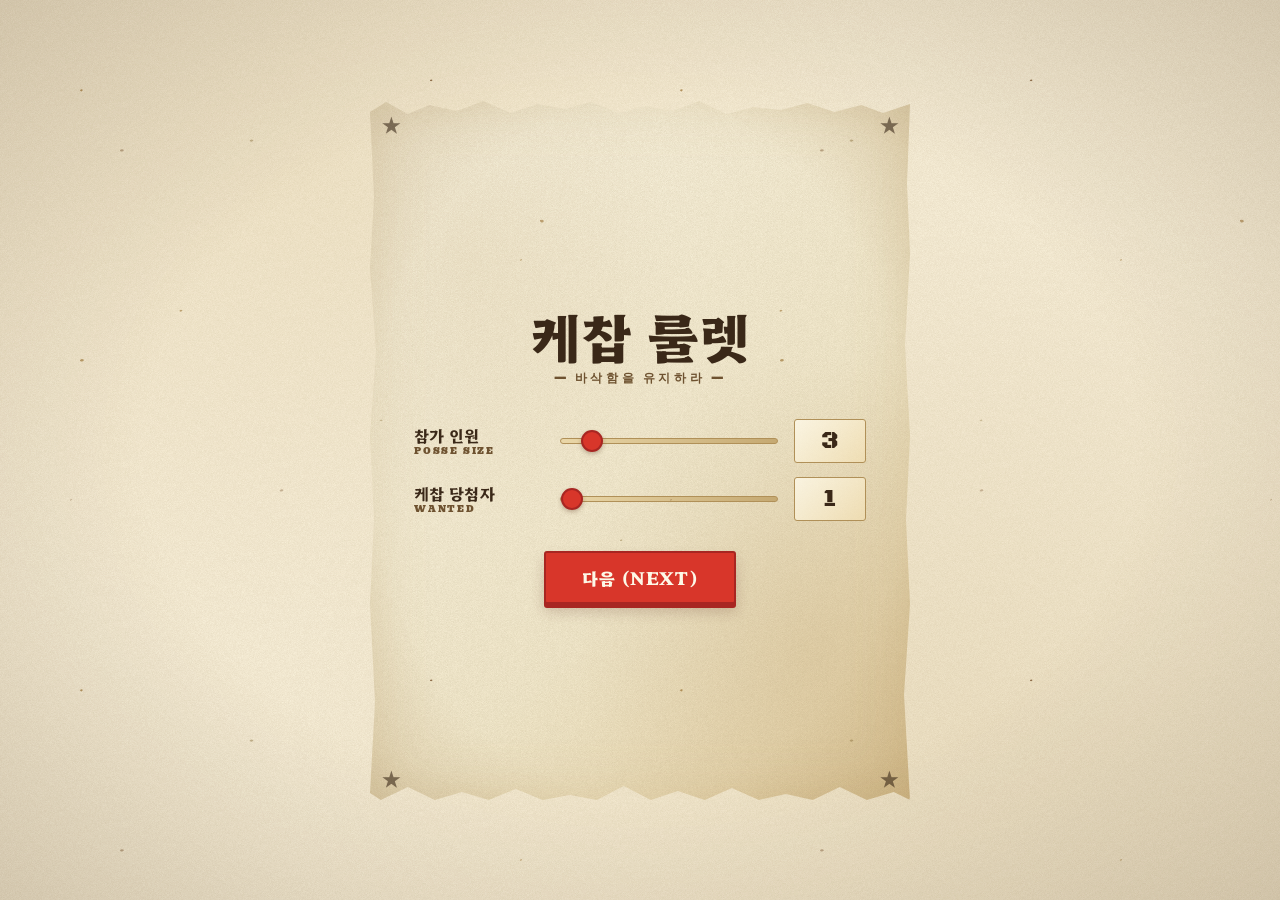
<file: ketchup-roulette/index.html>
<!DOCTYPE html>
<html lang="ko">
<head>
<meta charset="UTF-8" />
<meta name="viewport" content="width=device-width, initial-scale=1.0" />
<title>KETCHUP ROULETTE</title>
<link rel="preconnect" href="https://fonts.googleapis.com">
<link rel="preconnect" href="https://fonts.gstatic.com" crossorigin>
<link href="https://fonts.googleapis.com/css2?family=Rye&family=Bevan&family=Black+Ops+One&family=Hahmlet:wght@500;600;700;800&family=Jua&display=swap" rel="stylesheet">
<link rel="stylesheet" href="style.css" />
</head>
<body>

<!-- 전체 화면 효과 오버레이 (어떤 화면에서든 위에 깔림) -->
<div class="bw-flash" id="bwFlash" aria-hidden="true"></div>
<div class="speed-lines" id="speedLines" aria-hidden="true"></div>
<div class="smoke-overlay" id="smokeOverlay" aria-hidden="true"></div>
<div class="dust-overlay" aria-hidden="true"></div>
<div class="sfx-text" id="sfxText" aria-hidden="true"></div>

<!-- 카메라 흔들림 wrapper -->
<div class="camera" id="camera">

<!-- ============== STAGE 1: TITLE / 설정 (식빵 안 보임) ============== -->
<section class="screen" id="screen-title" data-active="true">
  <div class="poster torn-poster">
    <div class="poster-corner tl">★</div>
    <div class="poster-corner tr">★</div>
    <div class="poster-corner bl">★</div>
    <div class="poster-corner br">★</div>

    <h1 class="brand-huge">케찹 룰렛</h1>
    <p class="title-tagline">— 바삭함을 유지하라 —</p>

    <div class="slider-row title-slider">
      <label>참가 인원<span class="en-sub">POSSE SIZE</span></label>
      <input type="range" id="countSlider" min="1" max="20" value="3" />
      <input type="number" class="count-value branded" id="countValue" min="1" max="20" value="3" inputmode="numeric" pattern="[0-9]*" />
    </div>

    <div class="slider-row title-slider">
      <label>케찹 당첨자<span class="en-sub">WANTED</span></label>
      <input type="range" id="winnerSlider" min="1" max="20" value="1" />
      <input type="number" class="count-value branded" id="winnerValue" min="1" max="20" value="1" inputmode="numeric" pattern="[0-9]*" />
    </div>

    <button class="next-btn" id="enterBtn">다음 (NEXT)</button>
  </div>
</section>

<!-- ============== STAGE 2: 멤버 엔트리 ============== -->
<section class="screen" id="screen-entry">
  <div class="poster torn-poster entry-poster">
    <div class="poster-corner tl">★</div>
    <div class="poster-corner tr">★</div>
    <div class="poster-corner bl">★</div>
    <div class="poster-corner br">★</div>

    <h2 class="brand">멤버 등록</h2>
    <p class="subtitle">— MEMBER ENTRY —</p>

    <!-- 멤버 슬롯 그리드 (식빵 형태 X, 깔끔한 슬롯) -->
    <div class="member-grid" id="memberGrid"></div>

    <!-- 격발 방식 토글 -->
    <div class="fire-mode">
      <div class="fire-mode-label">격발 방식</div>
      <div class="fire-mode-toggle" role="tablist">
        <button class="fire-mode-btn active" data-mode="single" role="tab" aria-selected="true">개별 격발</button>
        <button class="fire-mode-btn" data-mode="bulk" role="tab" aria-selected="false">일괄 격발</button>
      </div>
    </div>

    <div class="entry-actions">
      <button class="ghost-btn" id="backToTitleBtn">이전</button>
      <button class="bake-btn" id="bakeBtn">굽기 (SHOWDOWN)</button>
    </div>
  </div>
</section>

<!-- ============== SCREEN 2: 만화 컷신 (사선 2분할) ============== -->
<section class="screen" id="screen-ready">
  <div class="comic-split">
    <!-- 좌상단 패널: 토스트기 레버 '찰칵' -->
    <div class="comic-panel panel-tl">
      <div class="panel-bg tl"></div>
      <div class="action-lines"></div>
      <div class="lever-closeup" id="leverCloseup"></div>
      <div class="comic-dust">
        <span class="dust d1"></span>
        <span class="dust d2"></span>
        <span class="dust d3"></span>
        <span class="dust d4"></span>
        <span class="dust d5"></span>
        <span class="dust d6"></span>
      </div>
    </div>

    <!-- 우하단 패널: 케찹통 360° 스핀 -->
    <div class="comic-panel panel-br">
      <div class="panel-bg br"></div>
      <div class="speed-arcs"></div>
      <div class="bottle-spin" id="bottleSpin"></div>
    </div>

    <!-- 사선 분할 라인 (polygon 경계와 정확히 일치 — preserveAspectRatio=none) -->
    <svg class="diagonal-svg" preserveAspectRatio="none" viewBox="0 0 100 100" aria-hidden="true">
      <line x1="0" y1="68" x2="100" y2="32" stroke="#1a0a08" stroke-width="3" stroke-linecap="round" vector-effect="non-scaling-stroke"/>
    </svg>

    <!-- 마무리 플래시 -->
    <div class="comic-flash" id="comicFlash"></div>
  </div>
</section>

<!-- ============== SCREEN 3: ACTION (POV 결투) ============== -->
<section class="screen" id="screen-action">
  <!-- 카메라 wrapper: perspective + 횡이동 -->
  <div class="action-camera">
    <div class="action-scene" id="actionScene">
      <!-- 토스터 BACK 레이어 (슬롯 어두운 안쪽만, z-index 1) -->
      <div class="big-toaster-back" id="bigToasterBack"></div>
      <!-- 식빵 popup들 (z-index 2) -->
      <div class="bread-popups" id="breadPopups"></div>
      <!-- 토스터 FRONT 레이어 (본체+슬롯 hole, z-index 3) -->
      <div class="big-toaster-front" id="bigToasterFront"></div>
    </div>
  </div>

  <!-- 케찹총 (화면 하단 중앙 고정, 위로 사격) -->
  <div class="ketchup-fixed" id="ketchupFixed"></div>

  <!-- 발사 버튼 (우하단), 카운터 (좌하단) -->
  <button class="fire-btn" id="fireBtn">FIRE</button>
  <div class="action-counter" id="actionCounter">0 / 3</div>
</section>

<!-- ============== SCREEN 5: WANTED 포스터 ============== -->
<section class="screen" id="screen-result">
  <div class="wanted-poster torn-poster">
    <div class="poster-corner tl">★</div>
    <div class="poster-corner tr">★</div>
    <div class="poster-corner bl">★</div>
    <div class="poster-corner br">★</div>

    <h2 class="wanted-title">WANTED</h2>
    <p class="wanted-tagline">
      <span class="word-wet">WET</span>
      <span class="word-or">or</span>
      <span class="word-crispy">CRISPY</span>
    </p>
    <div class="poster-star">★</div>

    <!-- 당첨자 빈티지 액자 -->
    <div class="winners-frame">
      <ul class="winner-list" id="winnerList"></ul>
    </div>

    <hr class="poster-line" />
    <p class="wanted-subtagline">ARMED AND COVERED IN KETCHUP</p>
    <hr class="poster-line" />

    <!-- 미션 -->
    <div class="reward-block">
      <div class="reward-label">SAVE THE</div>
      <div class="reward-amount">CRISPINESS</div>
    </div>

    <p class="poster-foot">WANTED: THE GOLDEN TOAST</p>
  </div>

  <button class="restart-stamp" id="restartBtn">한 판 더</button>
</section>

</div><!-- /.camera -->

<script src="app.js"></script>
</body>
</html>
</file>
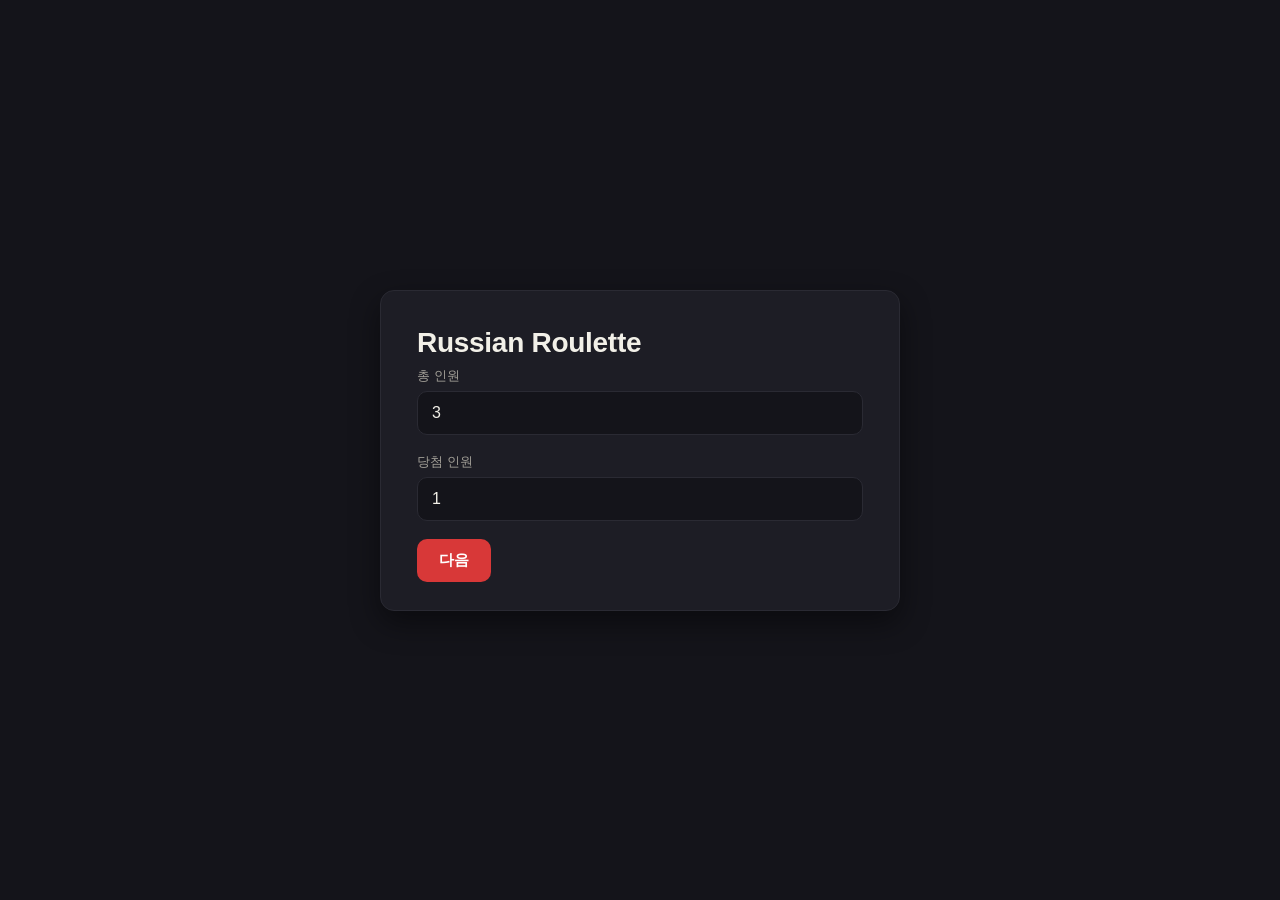
<file: russian-roulette/index.html>
<!DOCTYPE html>
<html lang="ko">
<head>
<meta charset="UTF-8" />
<meta name="viewport" content="width=device-width, initial-scale=1.0" />
<title>Russian Roulette</title>
<link rel="stylesheet" href="style.css" />
</head>
<body>

<!-- ============== SCREEN 1: SETUP (인원수 / 당첨자수) ============== -->
<section class="screen" id="screen-setup" data-active="true">
  <div class="setup-card">
    <h1 class="title">Russian Roulette</h1>

    <div class="field">
      <label for="totalCount">총 인원</label>
      <input type="number" id="totalCount" min="1" max="50" value="3" />
    </div>

    <div class="field">
      <label for="winnerCount">당첨 인원</label>
      <input type="number" id="winnerCount" min="1" max="50" value="1" />
    </div>

    <p class="error" id="setupError" hidden></p>

    <button class="primary" id="goNamesBtn">다음</button>
  </div>
</section>

<!-- ============== SCREEN 2: NAMES (이름 입력) ============== -->
<section class="screen" id="screen-names">
  <div class="setup-card">
    <h2 class="title">이름 입력</h2>

    <div class="names-grid" id="namesGrid"></div>

    <p class="error" id="namesError" hidden></p>

    <div class="row">
      <button class="ghost" id="backToSetupBtn">이전</button>
      <button class="primary" id="goLoadBtn" disabled>완료</button>
    </div>
  </div>
</section>

<!-- ============== SCREEN 3: LOAD (블러 + 장전 버튼) ============== -->
<section class="screen" id="screen-load">
  <div class="load-bg" aria-hidden="true"></div>
  <button class="load-btn" id="loadBtn">
    <span class="load-btn-label">장전</span>
  </button>
</section>

<!-- ============== SCREEN 4: ACTION (권총 / 풍선 / 총알 / 발사) ============== -->
<section class="screen" id="screen-action">

  <div class="stage" id="stage">
    <!-- 권총 (왼쪽 고정) -->
    <div class="gun-anchor">
      <svg class="gun" viewBox="0 0 240 140" aria-hidden="true">
        <!-- 그립 -->
        <path d="M70 70 L70 130 L120 130 L130 80 Z" fill="#222" stroke="#000" stroke-width="2"/>
        <!-- 본체 -->
        <rect x="60" y="55" width="120" height="35" rx="4" fill="#333" stroke="#000" stroke-width="2"/>
        <!-- 실린더 -->
        <circle cx="100" cy="72" r="22" fill="#444" stroke="#000" stroke-width="2"/>
        <circle cx="100" cy="72" r="4" fill="#111"/>
        <!-- 총열 -->
        <rect x="170" y="62" width="60" height="20" rx="2" fill="#2a2a2a" stroke="#000" stroke-width="2"/>
        <!-- 총열 끝 (총구) -->
        <circle cx="232" cy="72" r="6" fill="#000"/>
      </svg>
      <!-- 발사 시 머즐 플래시 -->
      <div class="muzzle-flash" id="muzzleFlash"></div>
    </div>

    <!-- 풍선들 (가로 일렬) -->
    <div class="balloons" id="balloons"></div>
  </div>

  <!-- 우하단 HUD: 총알 + 발사 버튼 -->
  <div class="hud">
    <div class="bullets" id="bullets"></div>
    <button class="fire-btn" id="fireBtn">발사</button>
  </div>
</section>

<!-- ============== SCREEN 5: RESULT (당첨자 명단) ============== -->
<section class="screen" id="screen-result">
  <div class="setup-card">
    <h2 class="title">당첨</h2>
    <p class="subtitle">당첨된 사람은 다음과 같다.</p>
    <ul class="winner-list" id="winnerList"></ul>
    <button class="primary" id="restartBtn">다시 하기</button>
  </div>
</section>

<script src="app.js"></script>
</body>
</html>
</file>
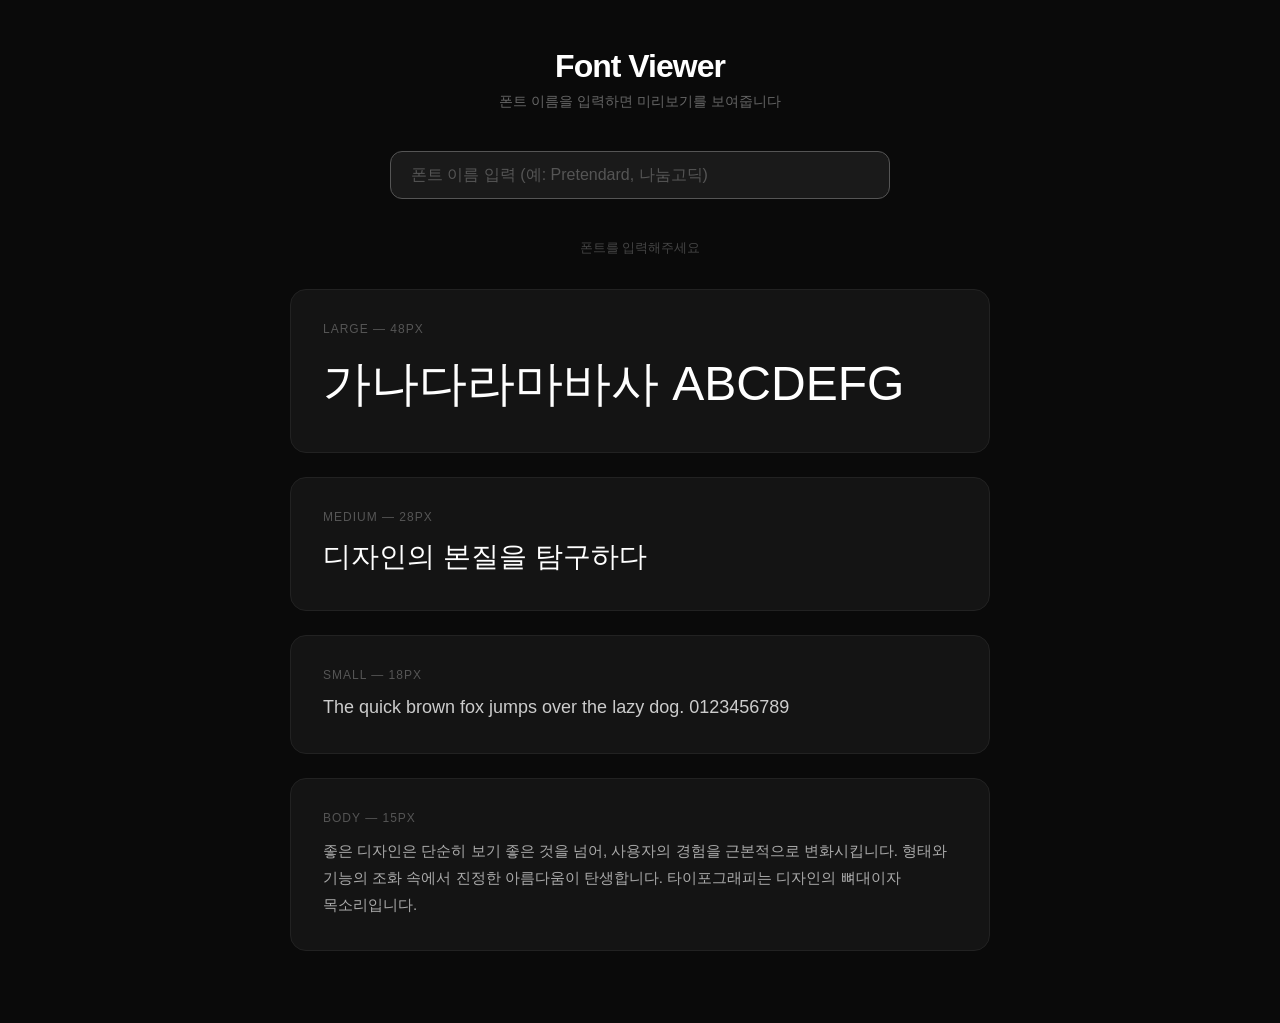
<file: font-viewer.html>
<!DOCTYPE html>
<html lang="ko">
<head>
    <meta charset="UTF-8">
    <meta name="viewport" content="width=device-width, initial-scale=1.0">
    <title>Font Viewer</title>
    <style>
        * { margin: 0; padding: 0; box-sizing: border-box; }

        body {
            font-family: -apple-system, BlinkMacSystemFont, 'Segoe UI', sans-serif;
            background: #0a0a0a;
            color: #fff;
            min-height: 100vh;
            padding: 48px 20px;
        }

        .header {
            text-align: center;
            margin-bottom: 40px;
        }
        .header h1 {
            font-size: 32px;
            font-weight: 800;
            letter-spacing: -1px;
        }
        .header p { color: #666; margin-top: 8px; font-size: 14px; }

        .search-box {
            max-width: 500px;
            margin: 0 auto 40px;
        }
        .search-input {
            width: 100%;
            background: #1a1a1a;
            border: 1px solid #333;
            border-radius: 12px;
            padding: 14px 20px;
            color: #fff;
            font-size: 16px;
            outline: none;
            transition: border-color 0.2s;
        }
        .search-input:focus { border-color: #555; }
        .search-input::placeholder { color: #555; }

        .preview-section {
            max-width: 700px;
            margin: 0 auto;
        }

        .preview-card {
            background: #141414;
            border: 1px solid #222;
            border-radius: 16px;
            padding: 32px;
            margin-bottom: 24px;
        }
        .preview-label {
            font-size: 12px;
            color: #555;
            margin-bottom: 12px;
            text-transform: uppercase;
            letter-spacing: 1px;
        }
        .preview-text {
            line-height: 1.5;
            word-break: keep-all;
        }
        .size-large { font-size: 48px; }
        .size-medium { font-size: 28px; }
        .size-small { font-size: 18px; color: #ccc; }
        .size-body { font-size: 15px; color: #aaa; line-height: 1.8; }

        .font-name-display {
            text-align: center;
            color: #444;
            font-size: 13px;
            margin-bottom: 32px;
        }
    </style>
</head>
<body>

<div class="header">
    <h1>Font Viewer</h1>
    <p>폰트 이름을 입력하면 미리보기를 보여줍니다</p>
</div>

<div class="search-box">
    <input type="text" class="search-input" id="fontInput" placeholder="폰트 이름 입력 (예: Pretendard, 나눔고딕)" autofocus>
</div>

<div class="font-name-display" id="fontNameDisplay">폰트를 입력해주세요</div>

<div class="preview-section" id="previewSection">
    <div class="preview-card">
        <div class="preview-label">Large — 48px</div>
        <div class="preview-text size-large" id="previewLarge">가나다라마바사 ABCDEFG</div>
    </div>
    <div class="preview-card">
        <div class="preview-label">Medium — 28px</div>
        <div class="preview-text size-medium" id="previewMedium">디자인의 본질을 탐구하다</div>
    </div>
    <div class="preview-card">
        <div class="preview-label">Small — 18px</div>
        <div class="preview-text size-small" id="previewSmall">The quick brown fox jumps over the lazy dog. 0123456789</div>
    </div>
    <div class="preview-card">
        <div class="preview-label">Body — 15px</div>
        <div class="preview-text size-body" id="previewBody">좋은 디자인은 단순히 보기 좋은 것을 넘어, 사용자의 경험을 근본적으로 변화시킵니다. 형태와 기능의 조화 속에서 진정한 아름다움이 탄생합니다. 타이포그래피는 디자인의 뼈대이자 목소리입니다.</div>
    </div>
</div>

<script>
const fontInput = document.getElementById('fontInput');
const fontNameDisplay = document.getElementById('fontNameDisplay');
const previews = ['previewLarge', 'previewMedium', 'previewSmall', 'previewBody'];

fontInput.addEventListener('input', () => {
    const fontName = fontInput.value.trim();
    if (fontName) {
        fontNameDisplay.textContent = fontName;
        previews.forEach(id => {
            document.getElementById(id).style.fontFamily = `"${fontName}"`;
        });
    } else {
        fontNameDisplay.textContent = '폰트를 입력해주세요';
        previews.forEach(id => {
            document.getElementById(id).style.fontFamily = '';
        });
    }
});
</script>

</body>
</html>
</file>
<file: ketchup-roulette/style.css>
/* =========================================================
   케찹 룰렛 — High Noon / 서부극 시네마틱
   ========================================================= */

:root {
  /* 밝은 빈티지 크림 팔레트 (Bright Vintage) */
  --paper:        #faf2dc;     /* 메인 배경 — 밝은 크림 */
  --paper-light:  #fdf8e7;     /* 카드 안쪽 더 밝게 */
  --paper-deep:   #ead7a8;     /* 종이 그림자 톤 */
  --paper-shadow: #c5a972;
  --paper-edge:   #b09058;

  --kraft:        #b08a52;
  --kraft-deep:   #7a5530;

  --ink:          #3a2818;     /* 진한 다크브라운 (타이포) */
  --ink-soft:     #6e5230;
  --ink-faded:    #9a8458;

  /* 녹슨 무쇠 (좀 더 밝게) */
  --iron:         #3a2a18;
  --iron-mid:     #5a4225;
  --iron-light:   #7a5e38;
  --iron-shine:   #a48648;
  --rust:         #b86528;
  --rust-deep:    #7e3e14;

  /* 케찹 — 선명한 살짝 바랜 빨강 */
  --ketchup:      #d8362a;
  --ketchup-deep: #a82622;
  --ketchup-shine:#e8483c;

  /* 그림자 / 라디우스 */
  --shadow:       0 14px 32px rgba(60, 40, 20, 0.28);
  --shadow-soft:  0 6px 14px rgba(60, 40, 20, 0.18);
  --radius:       6px;
}

* { box-sizing: border-box; }

html, body {
  margin: 0;
  padding: 0;
  height: 100%;
  background: var(--paper);
  color: var(--ink);
  font-family: "Hahmlet", "Bevan", "Jua", serif;
  font-weight: 600;
  overflow: hidden;
}
button { font-family: inherit; cursor: pointer; }
input  { font-family: inherit; }

/* =========================================================
   배경 — 빛바랜 종이 + 먼지 텍스처
   ========================================================= */

/* 배경 — 부드러운 미색 종이결 (노이즈 톤다운) */
body::before {
  content: '';
  position: fixed;
  inset: 0;
  pointer-events: none;
  z-index: 0;
  background-image:
    /* 부드러운 코너 색조 (살짝 따뜻한 그라디언트) */
    radial-gradient(ellipse at 25% 20%, rgba(196, 162, 100, 0.10) 0%, transparent 45%),
    radial-gradient(ellipse at 75% 80%, rgba(176, 140, 78, 0.12) 0%, transparent 50%),
    /* fine grain (아주 미세) */
    url("data:image/svg+xml;utf8,<svg xmlns='http://www.w3.org/2000/svg' viewBox='0 0 360 360'><filter id='n'><feTurbulence type='fractalNoise' baseFrequency='1.6' numOctaves='2' stitchTiles='stitch' seed='3'/><feColorMatrix values='0 0 0 0 0.30   0 0 0 0 0.22   0 0 0 0 0.10   0 0 0 0.18 0'/></filter><rect width='100%' height='100%' filter='url(%23n)'/></svg>");
  background-size: auto, auto, 360px 360px;
  opacity: 1;
  mix-blend-mode: multiply;
}


/* 비네팅 (모서리 살짝 어둠 — 부드럽게) */
body::after {
  content: '';
  position: fixed;
  inset: 0;
  pointer-events: none;
  z-index: 9997;
  background:
    radial-gradient(ellipse at center, transparent 55%, rgba(80, 55, 25, 0.18) 100%);
}

/* 먼지 입자 — 작고 듬성듬성, 유기적 곡선 블롭 */
/* 1차 레이어: 미세 입자 (총 7개, 블롭 ~2-3px 폭) */
.dust-overlay {
  position: fixed;
  inset: 0;
  pointer-events: none;
  z-index: 9996;
  background-image:
    url("data:image/svg+xml;utf8,<svg xmlns='http://www.w3.org/2000/svg' viewBox='0 0 600 600'><path d='M80,90 Q81.5,89 82.5,89.5 Q83,91 81.5,91.5 Q80,91 80,90 Z' fill='%23a07a3e' opacity='0.78'/><path d='M250,140 Q252,139 253.5,140.5 Q252.5,142 250.5,141.5 Q249,141 250,140 Z' fill='%238a6f3a' opacity='0.45'/><path d='M180,310 Q181.5,309.5 182.5,310.5 Q181.5,312 180,311.5 Q179,311 180,310 Z' fill='%23a07a3e' opacity='0.62'/><path d='M430,80 Q431.5,79 432.5,80 Q432,81.5 430.5,81 Q429.5,80.5 430,80 Z' fill='%237a5530' opacity='0.85'/><path d='M380,420 Q381.5,419 382.5,420 Q382,421.5 380.5,421 Q379,420.5 380,420 Z' fill='%238a6f3a' opacity='0.35'/><path d='M520,260 Q521,259 522,259.5 Q521.5,261 520.5,260.5 Q519.5,260 520,260 Z' fill='%23a07a3e' opacity='0.7'/><path d='M70,500 Q71,499 72,499.5 Q71.5,500.5 70.5,500.5 Q70,500 70,500 Z' fill='%237a5530' opacity='0.55'/></svg>");
  background-size: 600px 600px;
  opacity: 1;
  animation: dustDrift 28s linear infinite;
}
@keyframes dustDrift {
  from { background-position: 0 0; }
  to   { background-position: 600px 320px; }
}

/* 2차 레이어 — 살짝 큰 조각, 느리게 다른 방향 (총 5개, ~3-4px 폭) */
.dust-overlay::after {
  content: '';
  position: absolute;
  inset: 0;
  background-image:
    url("data:image/svg+xml;utf8,<svg xmlns='http://www.w3.org/2000/svg' viewBox='0 0 700 700'><path d='M120,150 Q122,148.5 124,150 Q123,152 121,151.5 Q120,151 120,150 Z' fill='%237a5530' opacity='0.5'/><path d='M540,220 Q542.5,219 544,221 Q543,223 541,222.5 Q539.5,221 540,220 Z' fill='%23a07a3e' opacity='0.7'/><path d='M280,490 Q282,488.5 283.5,490 Q282.5,492 280.5,491.5 Q279,491 280,490 Z' fill='%237a5530' opacity='0.4'/><path d='M620,540 Q621.5,539 622.5,540 Q622,541 620.5,541 Q620,540.5 620,540 Z' fill='%238a6f3a' opacity='0.6'/><path d='M80,360 Q82,358 84,360 Q83,362 81,361.5 Q79.5,360.5 80,360 Z' fill='%23a07a3e' opacity='0.78'/></svg>");
  background-size: 700px 700px;
  animation: dustDriftSlow 50s linear infinite;
  opacity: 0.9;
}
@keyframes dustDriftSlow {
  from { background-position: 0 0; }
  to   { background-position: -700px 420px; }
}

/* =========================================================
   카메라 흔들림 wrapper
   ========================================================= */
.camera {
  position: fixed;
  inset: 0;
  z-index: 1;
  overflow-y: auto;       /* 콘텐츠 길어지면 카메라 안에서 세로 스크롤 */
  overflow-x: hidden;
}
.camera.shake { animation: cameraShake 0.4s cubic-bezier(.36,.07,.19,.97); }
.camera.shake-strong { animation: cameraShake 0.7s cubic-bezier(.36,.07,.19,.97); }
@keyframes cameraShake {
  10%, 90% { transform: translate(-2px, 1px); }
  20%, 80% { transform: translate(4px, -2px); }
  30%, 50%, 70% { transform: translate(-8px, 2px); }
  40%, 60% { transform: translate(8px, -2px); }
}

/* =========================================================
   화면 효과 오버레이 — 흑백 플래시, 집중선, 연기
   ========================================================= */

/* 흑백 필터 (식빵 퓽 시 잠깐) */
.bw-flash {
  position: fixed;
  inset: 0;
  pointer-events: none;
  z-index: 9995;
  background: rgba(40, 25, 10, 0.0);
  backdrop-filter: saturate(1) contrast(1);
  transition: backdrop-filter .15s ease;
}
.bw-flash.active {
  backdrop-filter: saturate(0) contrast(1.4) brightness(0.85);
}

/* 집중선 (manga speed lines) */
.speed-lines {
  position: fixed;
  inset: 0;
  pointer-events: none;
  z-index: 9990;
  opacity: 0;
  background:
    repeating-conic-gradient(
      from 0deg at 50% 50%,
      rgba(40, 25, 10, 0.85) 0deg,
      rgba(40, 25, 10, 0.85) 1deg,
      transparent 1deg,
      transparent 8deg,
      rgba(40, 25, 10, 0.6) 8deg,
      rgba(40, 25, 10, 0.6) 9deg,
      transparent 9deg,
      transparent 16deg
    );
  -webkit-mask-image: radial-gradient(ellipse at center, transparent 22%, black 50%);
          mask-image: radial-gradient(ellipse at center, transparent 22%, black 50%);
}
.speed-lines.fire {
  animation: speedLinesFlash .42s ease-out;
}
@keyframes speedLinesFlash {
  0%   { opacity: 0; transform: scale(0.96); }
  25%  { opacity: 0.45; transform: scale(1); }
  100% { opacity: 0; transform: scale(1.05); }
}

/* SFX 텍스트 — 만화적 효과음 (한글/영문 둘 다) */
.sfx-text {
  position: fixed;
  top: 46%;
  left: 50%;
  transform: translate(-50%, -50%) scale(0) rotate(-12deg);
  font-family: "Hahmlet", "Bevan", "Rye", serif;
  font-weight: 900;
  font-size: 110px;
  color: var(--ketchup);
  text-shadow:
    4px 4px 0 var(--ink),
    8px 8px 0 var(--ketchup-deep);
  letter-spacing: 0.04em;
  z-index: 9994;
  pointer-events: none;
  opacity: 0;
  white-space: nowrap;
}
.sfx-text.fire {
  animation: sfxPop 0.8s cubic-bezier(.4, 1.6, .5, 1);
}
@keyframes sfxPop {
  0%   { opacity: 0; transform: translate(-50%, -50%) scale(0)   rotate(-15deg); }
  20%  { opacity: 1; transform: translate(-50%, -50%) scale(1.3) rotate(4deg); }
  60%  { opacity: 1; transform: translate(-50%, -50%) scale(1)   rotate(-2deg); }
  100% { opacity: 0; transform: translate(-50%, -50%) scale(1.2) rotate(2deg); }
}

/* 연기 (총구 발사 시) */
.smoke-overlay {
  position: fixed;
  top: 18%;
  left: 50%;
  width: 400px;
  height: 200px;
  margin-left: -200px;
  pointer-events: none;
  z-index: 9989;
  opacity: 0;
}
.smoke-overlay.fire {
  animation: smokeAnim 1.4s ease-out;
}
@keyframes smokeAnim {
  0%   { opacity: 0; transform: scale(0.4) translateY(0); filter: blur(2px); }
  20%  { opacity: 0.9; transform: scale(1) translateY(-10px); filter: blur(8px); }
  100% { opacity: 0; transform: scale(1.6) translateY(-60px); filter: blur(20px); }
}
.smoke-overlay::before,
.smoke-overlay::after {
  content: '';
  position: absolute;
  border-radius: 50%;
  background: radial-gradient(circle, rgba(232, 220, 195, 0.95) 0%, rgba(180, 160, 130, 0.6) 50%, transparent 75%);
}
.smoke-overlay::before {
  width: 220px; height: 160px;
  top: 10px; left: 80px;
}
.smoke-overlay::after {
  width: 180px; height: 140px;
  top: 30px; left: 20px;
  background: radial-gradient(circle, rgba(220, 205, 175, 0.8) 0%, rgba(160, 140, 110, 0.4) 50%, transparent 75%);
}

/* =========================================================
   화면 전환
   ========================================================= */
.screen {
  position: relative;
  min-height: 100%;
  width: 100%;
  display: none;
  flex-direction: column;
  align-items: center;
  justify-content: center;
  padding: 24px 16px;
  box-sizing: border-box;
}
.screen[data-active="true"] { display: flex; }

/* =========================================================
   TITLE 화면 — 밝은 빈티지 포스터 (3:4)
   ========================================================= */
.brand-huge {
  margin: 0 0 6px;
  font-family: "Hahmlet", "Bevan", "Rye", serif;
  font-weight: 800;
  font-size: clamp(36px, 7vw, 54px);
  letter-spacing: 0.02em;
  line-height: 1;
  color: var(--ink);
  text-align: center;
  text-transform: uppercase;
}
.title-tagline {
  margin: 0 0 32px;
  font-family: "Bevan", serif;
  font-size: 12px;
  letter-spacing: 0.3em;
  color: var(--ink-soft);
  text-align: center;
}
.title-slider {
  margin: 0 0 18px;
}

/* NEXT 버튼 (작고 심플) */
.next-btn {
  align-self: center;
  margin-top: 16px;
  background: var(--ketchup);
  color: #fdf8e7;
  border: 2px solid var(--ketchup-deep);
  border-radius: 3px;
  padding: 12px 36px;
  font-family: "Hahmlet", "Bevan", serif;
  font-weight: 800;
  font-size: 17px;
  letter-spacing: 0.08em;
  cursor: pointer;
  box-shadow:
    0 4px 0 var(--ketchup-deep),
    0 8px 14px rgba(80, 30, 20, 0.2);
  transition: transform .08s ease, box-shadow .08s ease;
}
.next-btn:hover { background: var(--ketchup-shine); }
.next-btn:active {
  transform: translateY(3px);
  box-shadow: 0 1px 0 var(--ketchup-deep), 0 2px 6px rgba(80, 30, 20, 0.3);
}

/* =========================================================
   포스터 카드 — 밝은 미색, 3:4 비율, 부드러운 종이결
   ========================================================= */
.poster,
.setup-card,
.wanted-poster {
  position: relative;
  /* 3:4 세로 비율 — 모바일/데스크톱 모두 비례 유지 */
  width: clamp(300px, 90vw, 540px);
  min-height: clamp(420px, 80vh, 700px);
  display: flex;
  flex-direction: column;
  justify-content: center;
  background:
    /* 가장자리 살짝 어둠 (vignette) */
    radial-gradient(ellipse at center, transparent 70%, rgba(150, 110, 50, 0.18) 100%),
    /* 종이 얼룩 (아주 부드럽게) */
    radial-gradient(ellipse at 18% 22%, rgba(176, 140, 78, 0.10) 0%, transparent 35%),
    radial-gradient(ellipse at 82% 78%, rgba(150, 110, 50, 0.12) 0%, transparent 38%),
    /* fine grain (아주 미세) */
    url("data:image/svg+xml;utf8,<svg xmlns='http://www.w3.org/2000/svg' viewBox='0 0 320 320'><filter id='n'><feTurbulence type='fractalNoise' baseFrequency='1.8' numOctaves='2' stitchTiles='stitch' seed='5'/><feColorMatrix values='0 0 0 0 0.30   0 0 0 0 0.22   0 0 0 0 0.10   0 0 0 0.22 0'/></filter><rect width='100%' height='100%' filter='url(%23n)'/></svg>"),
    /* 종이 베이스 — 밝은 크림 */
    linear-gradient(135deg, #fdf8e7 0%, #f5ecd0 60%, #e8d4a8 100%);
  background-size: auto, auto, auto, 320px 320px, auto;
  border: 3px double var(--paper-edge);
  border-radius: 3px;
  padding: 56px 44px 44px;  /* 여백 확장: 시각적 밀도 낮춤 */
  box-shadow:
    var(--shadow),
    inset 0 0 60px rgba(176, 144, 88, 0.18);
}

/* 찢어진 종이 모서리 — 위·아래·옆 모두 불규칙한 큰 zigzag */
.torn-poster {
  clip-path: polygon(
    /* 위 — 5~14px 불규칙 */
    0 12px, 3% 2px, 7% 14px, 11% 5px, 16% 11px, 21% 1px, 26% 13px, 31% 4px, 36% 9px, 41% 2px, 46% 13px, 51% 6px, 56% 11px, 61% 1px, 66% 14px, 71% 7px, 76% 10px, 81% 3px, 86% 12px, 91% 5px, 95% 13px, 100% 4px,
    /* 우 — 살짝 들쭉날쭉 */
    calc(100% - 3px) 12%, 100% 22%, calc(100% - 5px) 35%, 100% 48%, calc(100% - 4px) 60%, 100% 72%, calc(100% - 6px) 85%, 100% 100%,
    /* 아래 — 4~14px 불규칙 */
    97% calc(100% - 8px), 92% 100%, 87% calc(100% - 13px), 82% 100%, 77% calc(100% - 6px), 72% 100%, 67% calc(100% - 12px), 62% 100%, 57% calc(100% - 9px), 52% 100%, 47% calc(100% - 14px), 42% 100%, 37% calc(100% - 5px), 32% 100%, 27% calc(100% - 11px), 22% 100%, 17% calc(100% - 8px), 12% 100%, 7% calc(100% - 13px), 2% 100%, 0 calc(100% - 7px),
    /* 좌 — 살짝 들쭉날쭉 */
    5px 86%, 0 72%, 4px 60%, 0 48%, 6px 36%, 0 24%, 4px 14%
  );
  border: none;
  box-shadow:
    var(--shadow),
    inset 0 0 60px rgba(176, 144, 88, 0.22);
}

/* 카드 모서리 별 장식 */
.poster-corner {
  position: absolute;
  font-size: 18px;
  color: var(--ink);
  opacity: 0.6;
  font-family: serif;
}
.poster-corner.tl { top: 14px; left: 12px; }
.poster-corner.tr { top: 14px; right: 12px; }
.poster-corner.bl { bottom: 8px; left: 12px; }
.poster-corner.br { bottom: 8px; right: 12px; }

.brand {
  margin: 0 0 10px;
  font-family: "Hahmlet", "Bevan", "Rye", serif;
  font-weight: 800;
  font-size: clamp(26px, 4.5vw, 36px);
  letter-spacing: 0.02em;
  color: var(--ink);
  text-align: center;
  line-height: 1;
  text-transform: uppercase;
}
.brand-sub {
  font-size: 28px;
  display: block;
  letter-spacing: 0.08em;
}
.subtitle {
  text-align: center;
  margin: 0 0 20px;
  color: var(--ink-soft);
  font-size: 12px;
  font-family: "Bevan", serif;
  letter-spacing: 0.22em;
}

/* =========================================================
   슬라이더 — 큼직, 밝게
   ========================================================= */
.slider-row {
  display: grid;
  grid-template-columns: minmax(110px, 130px) 1fr 72px;
  align-items: center;
  gap: 14px;
  margin-bottom: 14px;
}
@media (max-width: 480px) {
  .slider-row {
    grid-template-columns: minmax(86px, 110px) 1fr 64px;
    gap: 8px;
  }
}
.slider-row label {
  font-family: "Hahmlet", "Bevan", serif;
  font-weight: 700;
  font-size: 16px;
  color: var(--ink);
  letter-spacing: 0.02em;
  line-height: 1.15;
}
.slider-row input[type="range"] {
  -webkit-appearance: none;
  appearance: none;
  height: 6px;
  background: linear-gradient(to right, var(--paper-deep) 0%, var(--paper-shadow) 100%);
  border-radius: 3px;
  outline: none;
  border: 1px solid var(--paper-edge);
}
.slider-row input[type="range"]::-webkit-slider-thumb {
  -webkit-appearance: none;
  appearance: none;
  width: 22px;
  height: 22px;
  border-radius: 50%;
  background: var(--ketchup);
  border: 2px solid var(--ketchup-deep);
  cursor: grab;
  box-shadow: 0 2px 4px rgba(80, 40, 20, 0.3);
}
.slider-row input[type="range"]::-webkit-slider-thumb:active { cursor: grabbing; }
.slider-row input[type="range"]::-moz-range-thumb {
  width: 22px;
  height: 22px;
  border-radius: 50%;
  background: var(--ketchup);
  border: 2px solid var(--ketchup-deep);
  cursor: grab;
}
/* 슬라이더 옆 숫자 입력 — 멤버 슬롯과 동일 톤 (페이퍼 그라디언트 + paper-edge 보더) */
.count-value {
  font-family: "Black Ops One", "Bevan", sans-serif;
  font-size: clamp(18px, 4.4vw, 24px);
  text-align: center;
  color: var(--ink);
  letter-spacing: 0.04em;
  width: 100%;
  max-width: 72px;
  padding: 6px 4px;
  background: linear-gradient(135deg, rgba(253, 248, 231, 0.85), rgba(243, 224, 179, 0.7));
  border: 1.5px solid var(--paper-edge);
  border-radius: 3px;
  outline: none;
  -moz-appearance: textfield;
  appearance: textfield;
  transition: border-color .15s ease, background .15s ease;
  box-sizing: border-box;
}
.count-value::-webkit-outer-spin-button,
.count-value::-webkit-inner-spin-button {
  -webkit-appearance: none;
  margin: 0;
}
.count-value:focus {
  border-color: var(--ketchup);
  background: linear-gradient(135deg, rgba(253, 248, 231, 0.95), rgba(243, 224, 179, 0.85));
}
.count-value.branded {
  font-family: "Black Ops One", "Bevan", sans-serif;
}
@media (max-width: 480px) {
  .count-value { max-width: 64px; padding: 5px 3px; }
}

/* 슬라이더 라벨 옆 영문 부제 */
.en-sub {
  display: block;
  font-family: "Bevan", serif;
  font-size: 9px;
  letter-spacing: 0.2em;
  color: var(--ink-soft);
  margin-top: 2px;
  font-weight: normal;
}

/* 엔트리 포스터 더 크게 (멤버 그리드 공간 확보) */
.entry-poster {
  width: min(640px, 94vw);
}

/* =========================================================
   멤버 슬롯 그리드 (Stage 2, 12명까지 4열 wrap, 깔끔한 슬롯)
   ========================================================= */
/* 멤버 그리드 — 가로로 긴 슬롯, 인원 많으면 행이 늘어남 */
.member-grid {
  display: grid;
  grid-template-columns: repeat(2, 1fr);  /* 데스크톱: 2열 (슬롯 가로로 길게) */
  gap: 10px;
  margin: 18px 0 24px;
  max-width: 100%;
}

/* 모바일: 1열 (가로로 더 긴 한 줄) */
@media (max-width: 520px) {
  .member-grid { grid-template-columns: 1fr; }
}

/* 모바일에서는 포스터 패딩 살짝 줄여서 공간 확보 */
@media (max-width: 480px) {
  .poster, .setup-card, .wanted-poster {
    padding: 40px 28px 32px;
  }
  .entry-actions {
    grid-template-columns: 1fr 1.5fr;
  }
}

/* 슬롯 — 가로 레이아웃 (No.X | 이름 입력 ____) */
.member-slot {
  position: relative;
  background:
    linear-gradient(135deg, rgba(253, 248, 231, 0.85), rgba(243, 224, 179, 0.7));
  border: 1.5px solid var(--paper-edge);
  border-radius: 3px;
  padding: 8px 14px;
  display: flex;
  flex-direction: row;
  align-items: center;
  gap: 12px;
  min-width: 0;
}
.member-slot .slot-no {
  font-family: "Black Ops One", sans-serif;
  font-size: 18px;
  color: var(--ink);
  letter-spacing: 0.04em;
  flex: 0 0 auto;
}
.member-slot .slot-name {
  flex: 1;
  background: transparent;
  border: none;
  border-bottom: 1.5px dashed var(--ink-faded);
  text-align: left;
  font-size: 17px;
  color: var(--ink);
  outline: none;
  font-family: "Hahmlet", "Jua", serif;
  font-weight: 700;
  padding: 4px 0;
  min-width: 0;
}
.member-slot .slot-name:focus {
  border-bottom-color: var(--ketchup);
}
.member-slot .slot-name::placeholder {
  color: rgba(58, 40, 24, 0.35);
  font-weight: 400;
}

/* =========================================================
   격발 방식 토글 (Stage 2)
   ========================================================= */
.fire-mode {
  margin: 8px 0 22px;
  text-align: center;
}
.fire-mode-label {
  font-family: "Bevan", serif;
  font-size: 13px;
  letter-spacing: 0.18em;
  color: var(--ink-soft);
  margin-bottom: 8px;
}
.fire-mode-toggle {
  display: inline-flex;
  border: 1.5px solid var(--ink);
  border-radius: 4px;
  overflow: hidden;
  background: rgba(40, 25, 10, 0.06);
}
.fire-mode-btn {
  display: flex;
  flex-direction: column;
  align-items: center;
  gap: 1px;
  padding: 7px 16px;
  background: transparent;
  border: none;
  color: var(--ink);
  cursor: pointer;
  transition: background .15s ease, color .15s ease;
  border-right: 1.5px solid var(--ink);
}
.fire-mode-btn:last-child { border-right: none; }
.fire-mode-btn .fmt-ko {
  font-family: "Hahmlet", serif;
  font-weight: 700;
  font-size: 13px;
  letter-spacing: 0.02em;
}
.fire-mode-btn .fmt-en {
  font-family: "Bevan", serif;
  font-size: 8px;
  letter-spacing: 0.16em;
  color: var(--ink-soft);
}
.fire-mode-btn:hover {
  background: rgba(40, 25, 10, 0.12);
}
.fire-mode-btn.active {
  background: var(--ketchup);
  color: #fdf8e7;
}
.fire-mode-btn.active .fmt-en {
  color: rgba(253, 248, 231, 0.85);
}

/* 화면 전환 — 부드러운 페이드 (선택적) */
.screen { transition: opacity .25s ease; }

/* =========================================================
   엔트리 액션 (이전 + 굽기)
   ========================================================= */
.entry-actions {
  display: grid;
  grid-template-columns: 1fr 2fr;
  gap: 12px;
}
.ghost-btn {
  background: var(--paper-light);
  color: var(--ink);
  border: 2.5px solid var(--ink);
  border-radius: 4px;
  font-family: "Hahmlet", serif;
  font-weight: 800;
  font-size: 16px;
  letter-spacing: 0.04em;
  padding: 14px 24px;
  cursor: pointer;
  box-shadow: 0 3px 0 var(--ink), 0 5px 8px rgba(40, 25, 10, 0.15);
  transition: transform .08s ease, box-shadow .08s ease, background .15s ease;
}
.ghost-btn::before {
  content: "← ";
  font-family: "Bevan", serif;
  font-weight: normal;
  margin-right: 2px;
}
.ghost-btn:hover {
  background: rgba(243, 224, 179, 0.85);
}
.ghost-btn:active {
  transform: translateY(2px);
  box-shadow: 0 1px 0 var(--ink), 0 2px 4px rgba(40, 25, 10, 0.15);
}

/* 식빵 (미리보기 — 작은 사이즈) */
.bread-mini {
  position: relative;
  width: 56px;
  height: 78px;
  border-radius: 26px 26px 4px 4px;
  background: linear-gradient(
    to bottom,
    #dba560 0%,
    #f0d28a 30%,
    #f0d28a 70%,
    #8a5a30 100%);
  border: 2px solid #6e3812;
  display: flex;
  flex-direction: column;
  align-items: center;
  justify-content: center;
  box-shadow:
    inset -3px -4px 8px rgba(110, 56, 18, 0.5),
    inset 2px 2px 4px rgba(255, 220, 160, 0.5),
    0 4px 6px rgba(40,25,10,0.3);
  margin-bottom: -8px;
  z-index: 2;
}
.bread-no {
  font-family: "Black Ops One", sans-serif;
  font-size: 20px;
  color: var(--ink);
  letter-spacing: 0.08em;
  text-shadow:
    0 1px 0 rgba(255,210,138,0.4),
    0 0 6px rgba(110,56,18,0.5);
}
.bread-name-input {
  width: 50px;
  background: transparent;
  border: none;
  border-bottom: 1px dashed var(--ink);
  text-align: center;
  font-size: 11px;
  color: var(--ink);
  outline: none;
  font-family: inherit;
  font-weight: 700;
  padding: 0 0 1px;
}
.bread-name-input::placeholder { color: rgba(42, 26, 10, 0.4); }

/* =========================================================
   옵션 (한방 격발) — 큼직하게 강조
   ========================================================= */
.quick-mode {
  display: flex;
  align-items: center;
  gap: 8px;
  margin: 8px 0 22px;
  font-family: "Bevan", serif;
  font-size: 13px;
  color: var(--ink);
  letter-spacing: 0.1em;
  cursor: pointer;
  user-select: none;
}
.quick-mode input { accent-color: var(--ketchup); }

/* 강조된 큰 버전 */
.quick-mode.big {
  display: flex;
  align-items: center;
  gap: 14px;
  margin: 10px 0 24px;
  padding: 14px 18px;
  background: rgba(40, 25, 10, 0.06);
  border: 2px dashed var(--kraft-deep);
  border-radius: 4px;
  cursor: pointer;
}
.quick-mode.big input {
  width: 22px;
  height: 22px;
  accent-color: var(--ketchup);
  cursor: pointer;
}
.quick-mode.big .quick-text {
  font-family: "Rye", serif;
  font-size: 22px;
  color: var(--ketchup-deep);
  letter-spacing: 0.08em;
  flex: 0 0 auto;
}
.quick-mode.big .quick-sub {
  font-family: "Hahmlet", serif;
  font-weight: 700;
  font-size: 13px;
  color: var(--ink-soft);
  letter-spacing: 0.05em;
}

/* =========================================================
   버튼 (굽기 / 다시) — 깔끔하게
   ========================================================= */
.bake-btn {
  display: block;
  width: 100%;
  background: linear-gradient(180deg, var(--ketchup-shine) 0%, var(--ketchup) 60%, var(--ketchup-deep) 100%);
  color: #fdf8e7;
  border: 2px solid var(--ketchup-deep);
  border-radius: 4px;
  padding: 14px 24px;
  font-family: "Hahmlet", "Bevan", serif;
  font-weight: 800;
  font-size: 19px;
  letter-spacing: 0.06em;
  box-shadow:
    0 4px 0 var(--ketchup-deep),
    0 8px 18px rgba(80, 30, 20, 0.25),
    inset 0 2px 0 rgba(255,255,255,0.25);
  transition: transform .08s ease, box-shadow .08s ease;
}
.bake-btn:hover  { background: linear-gradient(180deg, var(--ketchup-shine) 0%, var(--ketchup-shine) 100%); }
.bake-btn:active {
  transform: translateY(3px);
  box-shadow:
    0 1px 0 var(--ketchup-deep),
    0 2px 8px rgba(80, 30, 20, 0.3),
    inset 0 2px 0 rgba(255,255,255,0.25);
}

/* =========================================================
   READY / DRAW 큰 텍스트
   ========================================================= */
.big-cue {
  position: absolute;
  top: 50%;
  left: 50%;
  transform: translate(-50%, -50%) scale(0);
  font-family: "Rye", serif;
  letter-spacing: 0.05em;
  z-index: 100;
  pointer-events: none;
  opacity: 0;
}
.big-cue.ready {
  font-size: 110px;
  color: var(--ink);
  text-shadow: 4px 4px 0 var(--ketchup), 8px 8px 0 var(--paper-shadow);
}
.big-cue.draw {
  font-size: 220px;
  color: var(--ketchup);
  text-shadow: 6px 6px 0 var(--ink), 12px 12px 0 var(--ketchup-deep);
}
.big-cue.show {
  animation: cuePop 0.8s cubic-bezier(.4, 1.6, .5, 1) forwards;
}
@keyframes cuePop {
  0%   { transform: translate(-50%, -50%) scale(0)   rotate(-12deg); opacity: 0; }
  25%  { transform: translate(-50%, -50%) scale(1.2) rotate(3deg);   opacity: 1; }
  60%  { transform: translate(-50%, -50%) scale(1)   rotate(0deg);   opacity: 1; }
  100% { transform: translate(-50%, -50%) scale(1.1) rotate(0deg);   opacity: 0; }
}
/* DRAW! 는 가로지르는 효과 */
.big-cue.draw.show {
  animation: drawSlash 0.9s cubic-bezier(.2, .8, .3, 1) forwards;
}
@keyframes drawSlash {
  0%   { transform: translate(-150%, -50%) scale(0.5) rotate(-15deg); opacity: 0; }
  25%  { transform: translate(-50%, -50%)  scale(1.3) rotate(0deg);   opacity: 1; }
  60%  { transform: translate(-50%, -50%)  scale(1)   rotate(0deg);   opacity: 1; }
  100% { transform: translate(150%, -50%)  scale(0.5) rotate(15deg);  opacity: 0; }
}

/* =========================================================
   READY 화면 — 만화 2분할 컷신
   ========================================================= */
#screen-ready {
  position: fixed;
  inset: 0;
  padding: 0;
  background: #1a0a08;
  align-items: stretch;
  justify-content: stretch;
  overflow: hidden;
}
.comic-split {
  position: relative;
  width: 100%;
  height: 100%;
}

/* 패널 공통 */
.comic-panel {
  position: absolute;
  inset: 0;
  overflow: hidden;
}

/* 좌상단 패널 — 비스듬한 사선 위쪽 */
.panel-tl {
  clip-path: polygon(0 0, 100% 0, 100% 32%, 0 68%);
  transform: translate(-100%, -10%);
  transition: transform .42s cubic-bezier(.4, 1.4, .5, 1);
}
.panel-tl.enter { transform: translate(0, 0); }

/* 우하단 패널 — 사선 아래쪽 */
.panel-br {
  clip-path: polygon(100% 32%, 100% 100%, 0 100%, 0 68%);
  transform: translate(100%, 10%);
  transition: transform .42s cubic-bezier(.4, 1.4, .5, 1);
  perspective: 1400px;
  perspective-origin: 70% 70%;
}
.panel-br.enter { transform: translate(0, 0); }

/* 패널 배경 — 빈티지 만화 페이지 톤 */
.panel-bg {
  position: absolute;
  inset: 0;
}
.panel-bg.tl {
  background:
    repeating-linear-gradient(45deg, rgba(0,0,0,.05) 0 2px, transparent 2px 7px),
    radial-gradient(ellipse at 30% 35%, #fdf2c8 0%, #e8c878 60%, #b07820 100%);
}
.panel-bg.br {
  background:
    repeating-radial-gradient(circle at 65% 75%, rgba(0,0,0,.08) 0 1.5px, transparent 1.5px 5px),
    radial-gradient(ellipse at 65% 75%, #ffd0c0 0%, #e6342a 50%, #5a0808 100%);
}

/* ====== 사선 라인 (SVG: polygon 경계와 1:1 일치) ====== */
.diagonal-svg {
  position: absolute;
  inset: 0;
  width: 100%;
  height: 100%;
  z-index: 100;
  pointer-events: none;
  filter: drop-shadow(0 4px 14px rgba(0,0,0,0.5));
}
.diagonal-svg line {
  stroke-dasharray: 1500;
  stroke-dashoffset: 1500;
  stroke-width: 8;
  transition: stroke-dashoffset .55s cubic-bezier(.4, 1.4, .5, 1);
}
.diagonal-svg.enter line {
  stroke-dashoffset: 0;
}

/* ====== 좌상단: 레버 클로즈업 ====== */
.lever-closeup {
  position: absolute;
  left: 6%;
  top: 6%;
  width: 56%;
  max-width: 480px;
  z-index: 6;
  display: flex;
  align-items: flex-start;
  justify-content: center;
}
.lever-closeup svg {
  width: 100%;
  height: auto;
  filter: drop-shadow(0 8px 16px rgba(40, 20, 8, 0.5));
}
.lever-closeup .lever-knob {
  transform-box: fill-box;
  transform-origin: center;
}
/* === 좌상단 레버 다운 — 우하단 캡 팝과 1:1 동기화 (.55s, forwards) === */
.panel-tl.click .lever-closeup .lever-knob {
  animation-name: leverDown;
  animation-duration: .55s;
  animation-timing-function: cubic-bezier(0.34, 1.56, 0.64, 1);
  animation-fill-mode: forwards;
}
@keyframes leverDown {
  0%   { transform: translateY(0); }
  20%  { transform: translateY(40px); }    /* 시작 가속 */
  55%  { transform: translateY(165px); }   /* 철컥! — overshoot */
  72%  { transform: translateY(135px); }   /* bounce up (반동) */
  88%  { transform: translateY(150px); }   /* settle */
  100% { transform: translateY(146px); }   /* LOCK */
}

/* 먼지 구름 (서부극 흙먼지) — 레버 철컥과 동시 폭발, 토스터 위로 보이게 */
.action-lines {
  position: absolute;
  left: 6%;
  top: 4%;
  width: 56%;
  height: 56%;
  background:
    radial-gradient(ellipse at 28% 30%, rgba(180, 140, 90, 0.85), transparent 35%),
    radial-gradient(ellipse at 72% 26%, rgba(160, 120, 75, 0.80), transparent 38%),
    radial-gradient(ellipse at 32% 72%, rgba(140, 100, 60, 0.75), transparent 36%),
    radial-gradient(ellipse at 75% 70%, rgba(150, 110, 70, 0.78), transparent 38%),
    radial-gradient(ellipse at 50% 50%,
      rgba(160, 120, 80, 0.85),
      rgba(130, 90, 55, 0.55) 35%,
      rgba(100, 70, 40, 0.25) 60%,
      transparent 85%);
  border-radius: 50%;
  opacity: 0;
  transform: scale(0.22);
  transform-origin: center;
  z-index: 8;            /* 토스터(lever-closeup z:6)보다 앞 — 가려지지 않게 */
  pointer-events: none;
  filter: blur(3px);     /* 6px → 3px, 너무 흐려지지 않게 */
  mix-blend-mode: multiply;
}
/* 안쪽 코어 — 더 짙은 먼지 덩어리로 깊이감 */
.action-lines::before {
  content: "";
  position: absolute;
  inset: 22%;
  border-radius: 50%;
  background: radial-gradient(circle,
    rgba(80, 50, 25, 0.75),
    rgba(60, 38, 18, 0.45) 45%,
    transparent 75%);
  filter: blur(3px);
  mix-blend-mode: multiply;
}
.panel-tl.click .action-lines {
  animation-name: dustCloudBurst;
  animation-duration: .55s;
  animation-timing-function: cubic-bezier(.18, .85, .28, 1);
  animation-fill-mode: forwards;
}
@keyframes dustCloudBurst {
  0%   { opacity: 0;    transform: scale(0.22) rotate(0deg); }
  20%  { opacity: 0.7;  transform: scale(0.55) rotate(6deg); }
  55%  { opacity: 1;    transform: scale(1.08) rotate(-4deg); }   /* SYNC: 레버 철컥 정점 */
  78%  { opacity: 0.5;  transform: scale(1.45) rotate(10deg); }
  100% { opacity: 0;    transform: scale(1.75) rotate(20deg); }
}

/* 먼지 puff */
.comic-dust {
  position: absolute;
  left: 6%;
  bottom: 10%;
  width: 70%;
  height: 30%;
  pointer-events: none;
  z-index: 7;
}
.comic-dust .dust {
  position: absolute;
  width: 16px;
  height: 16px;
  border-radius: 50%;
  background: rgba(255, 245, 220, 0.92);
  box-shadow: 0 0 0 1.5px rgba(40, 20, 8, 0.5), 0 0 12px rgba(255, 245, 220, 0.6);
  opacity: 0;
}
.comic-dust .d1 { left: 12%; bottom: 4%;  width: 14px; height: 14px; }
.comic-dust .d2 { left: 28%; bottom: 14%; width: 22px; height: 22px; }
.comic-dust .d3 { left: 42%; bottom: 6%;  width: 12px; height: 12px; }
.comic-dust .d4 { left: 56%; bottom: 18%; width: 18px; height: 18px; }
.comic-dust .d5 { left: 22%; bottom: 24%; width: 10px; height: 10px; }
.comic-dust .d6 { left: 50%; bottom: 4%;  width: 14px; height: 14px; }
.panel-tl.click .dust {
  animation: dustPuff .65s ease-out forwards;
}
.panel-tl.click .d2 { animation-delay: .04s; }
.panel-tl.click .d3 { animation-delay: .08s; }
.panel-tl.click .d4 { animation-delay: .06s; }
.panel-tl.click .d5 { animation-delay: .10s; }
.panel-tl.click .d6 { animation-delay: .03s; }
@keyframes dustPuff {
  0%   { opacity: 0; transform: translateY(0) scale(0.3); }
  35%  { opacity: 1; transform: translateY(-14px) scale(1.05); }
  100% { opacity: 0; transform: translateY(-40px) scale(1.5); }
}

/* ====== 우하단: 케찹통 등장 + 뚜껑 뿅 빠짐 (상단 focus crop) ====== */
.bottle-spin {
  position: absolute;
  right: 6%;
  bottom: 6%;
  width: 26%;
  max-width: 290px;
  height: auto;
  z-index: 50;          /* 사선 라인(z-index 100)보다는 아래, 다른 패널 컨텐츠보다는 위 */
  opacity: 0;
  display: flex;
  justify-content: center;
  filter: drop-shadow(0 8px 16px rgba(20, 4, 4, 0.4));
}
.bottle-spin svg {
  width: 100%;
  height: auto;
  overflow: visible;
}
/* === 본체 등장 + cap pop 시점 recoil — 레버와 1:1 동기화 (.55s, forwards) === */
.panel-br.pop .bottle-spin {
  animation-name: bottleAppear;
  animation-duration: .55s;
  animation-timing-function: cubic-bezier(0.34, 1.56, 0.64, 1);
  animation-fill-mode: forwards;
}
@keyframes bottleAppear {
  0%   { opacity: 0; transform: scale(0.85) translateY(15px); }
  35%  { opacity: 1; transform: scale(1)    translateY(0); }
  /* 55% (=0.30s) — 레버 철컥! 캡 발사! 본체 살짝 들썩 */
  55%  { opacity: 1; transform: scale(1.05) translateY(-3px); }
  72%  { opacity: 1; transform: scale(0.97) translateY(2px); }
  88%  { opacity: 1; transform: scale(1.02) translateY(-1px); }
  100% { opacity: 1; transform: scale(1)    translateY(0); }
}

/* === 뚜껑 개봉 — 레버와 1:1 (.55s, 동일 timing-function, forwards) === */
.panel-br.pop .bottle-cap {
  animation-name: capPop;
  animation-duration: .55s;
  animation-timing-function: cubic-bezier(0.34, 1.56, 0.64, 1);
  animation-fill-mode: forwards;
}
@keyframes capPop {
  0%   { transform: translateY(0)    rotate(0deg)   scale(1);    opacity: 1; }
  20%  { transform: translateY(-2px) rotate(-2deg)  scale(1.05); opacity: 1; }   /* pre-launch 긴장 */
  55%  { transform: translateY(-30px) rotate(-32deg) scale(0.95); opacity: 1; }   /* SYNC 발사 — overshoot */
  72%  { transform: translateY(-20px) rotate(-18deg) scale(0.98); opacity: 1; }   /* bounce back */
  88%  { transform: translateY(-26px) rotate(-25deg) scale(0.96); opacity: 1; }   /* settle */
  100% { transform: translateY(-24px) rotate(-22deg) scale(0.96); opacity: 1; }   /* LOCK & HOLD */
}

/* 팡! — 뚜껑 개봉 순간 충격파 (레버 철컥과 동시) */
.speed-arcs {
  position: absolute;
  right: 26%;
  bottom: 52%;
  width: 14%;
  aspect-ratio: 1 / 1;
  max-width: 130px;
  border-radius: 50%;
  background:
    radial-gradient(circle,
      transparent 22%,
      rgba(255, 255, 255, 0.95) 24%,
      rgba(255, 245, 220, 0.7) 30%,
      transparent 36%,
      rgba(255, 245, 220, 0.5) 42%,
      transparent 48%
    );
  opacity: 0;
  transform: scale(0.3);
  z-index: 7;
  pointer-events: none;
  filter: blur(0.5px);
}
.panel-br.pop .speed-arcs {
  animation: capPopBurst .40s ease-out .25s forwards;   /* sync 0.30s 정점 */
}
@keyframes capPopBurst {
  0%   { opacity: 0; transform: scale(0.3); }
  20%  { opacity: 1; transform: scale(1);   }
  60%  { opacity: 0.9; transform: scale(1.4); }
  100% { opacity: 0; transform: scale(2.0); }
}

/* 발사구(스파우트) 빨간 빛 — 뚜껑 열리는 순간 살짝 빛남 */
.bottle-spin::after {
  content: "";
  position: absolute;
  left: 50%;
  top: 50%;
  width: 22%;
  aspect-ratio: 2 / 1;
  background: radial-gradient(ellipse, rgba(255, 80, 50, 0.65), transparent 70%);
  transform: translate(-50%, -50%) scale(0);
  opacity: 0;
  pointer-events: none;
  z-index: 8;
  filter: blur(2px);
}
.panel-br.pop .bottle-spin::after {
  animation: spoutFlash .45s ease-out .27s forwards;
}
@keyframes spoutFlash {
  0%   { opacity: 0; transform: translate(-50%, -50%) scale(0.4); }
  30%  { opacity: 1; transform: translate(-50%, -50%) scale(1.2); }
  100% { opacity: 0; transform: translate(-50%, -50%) scale(1.5); }
}

/* ====== 마무리 플래시 ====== */
.comic-flash {
  position: absolute;
  inset: 0;
  background: #fff;
  opacity: 0;
  z-index: 200;
  pointer-events: none;
}
.comic-flash.flash {
  animation: comicFlashFinal .60s ease-out forwards;
}
@keyframes comicFlashFinal {
  0%   { opacity: 0; }
  30%  { opacity: 1; }
  60%  { opacity: 1; }
  100% { opacity: 0; }
}

/* =========================================================
   ACTION 화면 — POV 결투 (큰 토스터 + 카메라 횡이동 + 식빵 위로 팝업)
   ========================================================= */
#screen-action {
  position: fixed;
  inset: 0;
  min-height: 0;
  perspective: 1400px;
  perspective-origin: 50% 80%;
  overflow: hidden;
  align-items: stretch;
  justify-content: stretch;
  padding: 0;
}

.action-camera {
  position: absolute;
  inset: 0;
  overflow: hidden;
}

/* 무대: rotateX(POV)+translateX(camera pan) */
/* bottom -62vh: 토스터를 살짝 더 아래로, 슬롯이 화면 하단부에 자연스럽게 걸침 */
.action-scene {
  position: absolute;
  bottom: -62vh;
  left: 0;
  width: max-content;
  transform: rotateX(22deg) translateX(0);
  transform-style: preserve-3d;
  transform-origin: bottom center;
  transition: transform .85s cubic-bezier(.4, 0, .2, 1);
  will-change: transform;
}

/* Quick Draw 모드 — 트랜지션 짧게 (rapid fire 느낌) */
.action-scene.quick-draw {
  transition: transform .18s cubic-bezier(.5, 0, .5, 1);
}
.action-scene.quick-draw .bread-popup {
  transition: transform .2s cubic-bezier(.3, 1.4, .35, 1), opacity .15s ease;
}
.action-scene.quick-draw .bread-popup.fall {
  transition: transform .2s cubic-bezier(.55, 0, .9, .55), opacity .15s ease;
}

/* 토스터 BACK 레이어 — 슬롯 안쪽 (식빵 뒤, z-index 1) */
.big-toaster-back {
  position: absolute;
  bottom: 0;
  left: 0;
  z-index: 1;
}
.big-toaster-back svg { display: block; }

/* 식빵 popup 묶음 — back과 front 사이 (z-index 2) */
.bread-popups {
  position: absolute;
  inset: 0;
  pointer-events: none;
  z-index: 2;
}

/* 토스터 FRONT 레이어 — 본체+디테일 (식빵 앞, z-index 3) */
/* 슬롯 위치는 evenodd hole로 뚫려있어 식빵이 슬롯에서 보임 */
.big-toaster-front {
  position: absolute;
  bottom: 0;
  left: 0;
  z-index: 3;
  filter: drop-shadow(0 18px 24px rgba(40, 25, 10, 0.4));
  pointer-events: none;
}
.big-toaster-front svg { display: block; }

/* 개별 식빵 (각 슬롯 위치) */
.bread-popup {
  position: absolute;
  bottom: 290px;
  width: 290px;
  margin-left: -145px;
  height: 380px;
  /* M 아치 모양 클리핑 — 바닥 꼭짓점 둥글게 */
  clip-path: polygon(
    0% 35%, 1% 22%, 4% 13%, 8% 8%, 15% 5.4%,
    23% 3%, 32% 2%, 42% 3%, 50% 3.5%,
    58% 3%, 68% 2%, 77% 3%, 85% 5.4%,
    92% 8%, 96% 13%, 99% 22%, 100% 35%,
    100% 95%, 99% 98%, 96% 100%,
    4% 100%, 1% 98%, 0% 95%
  );
  display: block;
  /* mix-blend-mode 가 식빵 표면 안쪽에서만 작동하도록 격리 */
  isolation: isolate;
  /* 초기엔 토스터 본체에 박혀있음 (z-index가 토스터보다 뒤라 가려짐) */
  transform: translateY(60px);
  opacity: 1;
  transition:
    transform .65s cubic-bezier(.2, 1.45, .35, 1),
    opacity .3s ease;
  z-index: 3;
}

/* 떠 있는 느낌의 부드러운 그림자 — clip-path 모양을 따라감 */
.bread-popup-wrap,
.bread-popup {
  filter: drop-shadow(0 18px 16px rgba(40, 25, 10, 0.4));
}

/* SVG 식빵 (모양 + crust + 구운 자국 + 노이즈) — 기본 CRISPY 상태 */
.bread-bg {
  position: absolute;
  inset: 0;
  width: 100%;
  height: 100%;
  pointer-events: none;
  z-index: 0;
  /* 살짝 대비만 (바삭 황금톤) */
  filter: contrast(1.04);
  transition: filter .35s ease;
}

/* 명중 = WET 상태 — 어둡고 탁하게, 살짝 붉은 톤 */
.bread-popup.hit .bread-bg {
  filter: contrast(0.95) brightness(0.78) saturate(0.85) hue-rotate(-8deg);
}

/* 텍스트 wrapper — 빵 본체(크라운 아래) 중심에 정렬 */
.bread-text {
  position: absolute;
  top: 15%;          /* 크라운 영역만큼 offset → 본체 한가운데 정렬 */
  bottom: 0;
  left: 0;
  right: 0;
  display: flex;
  flex-direction: column;
  align-items: center;
  justify-content: center;
  z-index: 2;
  pointer-events: none;
}
/* 팝업: 화면 위쪽까지 푱! 슬롯에서 솟아오름 */
.bread-popup.popped {
  transform: translateY(-740px);
  opacity: 1;
}
/* 떨어짐: ease-in (가속도 강) */
.bread-popup.fall {
  transition: transform .7s cubic-bezier(.55, 0, .9, .55), opacity .3s ease;
  transform: translateY(60px);
  opacity: 0;
}

.bread-popup .bread-no {
  font-family: "Black Ops One", sans-serif;
  font-size: 56px;
  letter-spacing: 0.06em;
  margin-bottom: 14px;
  /* multiply 블렌드를 위해 더 진한 ink + 미세 그레인 */
  color: #2a1a0a;
  position: relative;
  z-index: 1;
  mix-blend-mode: multiply;
  opacity: 0.92;
  text-shadow: 0 0.5px 0 rgba(58, 36, 18, 0.35);
}
.bread-popup .bread-name {
  font-family: "Hahmlet", serif;
  font-weight: 800;
  font-size: 52px;
  color: #2a1a0a;
  text-align: center;
  max-width: 260px;
  white-space: nowrap;
  overflow: hidden;
  text-overflow: ellipsis;
  letter-spacing: 0.02em;
  position: relative;
  z-index: 1;
  mix-blend-mode: multiply;
  opacity: 0.92;
  text-shadow: 0 0.5px 0 rgba(58, 36, 18, 0.35);
}

/* 케찹 스플래시 — 식빵 정중앙 */
.bread-popup .splash {
  position: absolute;
  inset: 0;
  pointer-events: none;
  opacity: 0;
  transform: scale(0.15) rotate(-8deg);
  transition: opacity .12s ease;
  mix-blend-mode: multiply;
  z-index: 5;
}
/* 팡! — 0.2s 짧고 강한 polynomial overshoot */
.bread-popup.hit .splash {
  opacity: 1;
  transform: scale(1) rotate(0deg);
  transition:
    opacity .12s ease,
    transform .22s cubic-bezier(.3, 1.9, .4, 1);
}

/* 명중 식빵은 떨어질 때 함께 천천히 페이드 */
.bread-popup.hit.fall {
  transition: transform 1.1s cubic-bezier(.3, 0, .5, .8), opacity .8s ease;
  opacity: 0;
  transform: translateY(120px);
}

/* 케찹통 — 어깨/라벨 노출 (본체 상단 약 20% 화면 차지) */
.ketchup-fixed {
  position: fixed;
  left: 50%;
  bottom: -300px;
  transform: translateX(-50%);
  width: 290px;
  height: 480px;
  z-index: 10;
  filter: drop-shadow(0 -12px 24px rgba(40, 25, 10, 0.55));
  /* 대기 상태: 미세하게 위아래로 들썩임 */
  animation: bottleIdle 2.6s ease-in-out infinite;
}
@keyframes bottleIdle {
  0%, 100% { transform: translateX(-50%) translateY(0); }
  50%      { transform: translateX(-50%) translateY(-3px); }
}
/* 격발: 말랑 squeeze → 반동 → 복귀 (idle 덮어씀) */
.ketchup-fixed.shoot {
  animation: gunShoot .55s cubic-bezier(.4, 1.4, .5, 1);
}
@keyframes gunShoot {
  0%   { transform: translateX(-50%) scaleX(1)    scaleY(1)    translateY(0); }
  18%  { transform: translateX(-50%) scaleX(0.72) scaleY(1.20) translateY(-6px); }   /* 강한 말랑 압착 */
  35%  { transform: translateX(-50%) scaleX(0.82) scaleY(1.10) translateY(-2px); }   /* 살짝 풀림 */
  60%  { transform: translateX(-50%) scaleX(1.10) scaleY(0.92) translateY(16px); }   /* 발사 후 반동 */
  82%  { transform: translateX(-50%) scaleX(0.97) scaleY(1.02) translateY(2px); }    /* 진동 잔여 */
  100% { transform: translateX(-50%) scaleX(1)    scaleY(1)    translateY(0); }
}


/* 모바일 — 비례 줄여도 토스터·식빵 스케일 유지 */
@media (max-width: 520px) {
  .bread-popup {
    width: 220px;
    margin-left: -110px;
    height: 290px;
    bottom: 230px;
    border-radius: 60px 60px 14px 14px;
  }
  .bread-popup .bread-no { font-size: 32px; }
  .bread-popup .bread-name { font-size: 30px; max-width: 180px; }
  .bread-popup.popped { transform: translateY(-610px); }
  .ketchup-fixed { width: 220px; height: 280px; bottom: -180px; }
  .action-scene { bottom: -62vh; }
  /* 모바일 FIRE 버튼 — 손가락 친화적 */
  .fire-btn {
    right: 14px;
    bottom: 14px;
    padding: 18px 30px;
    font-size: 20px;
    border-radius: 6px;
  }
  .action-counter {
    left: 14px;
    bottom: 14px;
    padding: 8px 14px;
    font-size: 22px;
  }
}

/* 토스터 덜컹 진동 (식빵 popup 순간) */
.big-toaster-back.rattle,
.big-toaster-front.rattle {
  animation: toasterRattle .35s cubic-bezier(.36, 0, .66, 1);
}
@keyframes toasterRattle {
  0%   { transform: translate(0, 0)    rotate(0); }
  20%  { transform: translate(-3px, 1px) rotate(-0.4deg); }
  45%  { transform: translate(3px, -1px) rotate(0.4deg); }
  70%  { transform: translate(-2px, 1px) rotate(-0.2deg); }
  100% { transform: translate(0, 0)    rotate(0); }
}

/* =========================================================
   액션 화면 발사 버튼 / 카운터
   ========================================================= */
.fire-btn {
  position: fixed;
  right: 24px;
  bottom: 24px;
  background:
    linear-gradient(180deg, var(--ketchup-shine) 0%, var(--ketchup) 50%, var(--ketchup-deep) 100%);
  color: #fff8e8;
  border: 3px solid var(--ink);
  border-radius: 4px;
  padding: 14px 32px;
  font-family: "Rye", serif;
  font-size: 22px;
  letter-spacing: 0.12em;
  z-index: 20;
  text-shadow: 2px 2px 0 var(--ketchup-deep);
  box-shadow:
    0 5px 0 var(--ink),
    0 10px 18px rgba(40,25,10,0.5),
    inset 0 2px 0 rgba(255,255,255,0.25);
  transition: transform .08s ease, box-shadow .08s ease;
}
.fire-btn:hover  { background: linear-gradient(180deg, var(--ketchup-shine), var(--ketchup-shine)); }
.fire-btn:active {
  transform: translateY(3px);
  box-shadow: 0 2px 0 var(--ink), 0 4px 8px rgba(40,25,10,0.5);
}
.fire-btn:disabled {
  background: linear-gradient(180deg, var(--paper-deep), var(--kraft));
  color: var(--ink-faded);
  border-color: var(--kraft-deep);
  box-shadow: 0 5px 0 var(--kraft-deep);
  cursor: not-allowed;
  text-shadow: none;
}

.action-counter {
  position: fixed;
  left: 24px;
  bottom: 24px;
  font-family: "Black Ops One", sans-serif;
  font-size: 28px;
  color: var(--ink);
  letter-spacing: 0.12em;
  background: rgba(243, 224, 179, 0.92);
  padding: 6px 16px;
  border: 2px solid var(--kraft-deep);
  border-radius: 2px;
  z-index: 20;
}

/* =========================================================
   WANTED 포스터 (RESULT) — 빈티지 현상수배 (이미지 38 참고)
   타이포 극단 대비 + 빽빽한 밀도 + 빈티지 질감
   ========================================================= */
.wanted-poster {
  text-align: center;
  padding: 22px 28px 18px;        /* 밀도 극대화 */
  transform-origin: center center;
}

/* 결과 화면 등장 — 포스터 퐁! (탄성 바운스) */
#screen-result[data-active="true"] .wanted-poster {
  animation: posterPop 0.42s cubic-bezier(0.175, 0.885, 0.32, 1.275) backwards;
}
@keyframes posterPop {
  0%   { transform: scale(0)   rotate(-3deg); opacity: 0; }
  60%  { transform: scale(1.10) rotate(0deg);  opacity: 1; }
  100% { transform: scale(1)   rotate(0deg);  opacity: 1; }
}

/* 한 판 더 버튼도 식빵들 다 등장한 뒤 살짝 등장 */
#screen-result[data-active="true"] .restart-stamp {
  animation: posterPop 0.38s cubic-bezier(0.175, 0.885, 0.32, 1.275) backwards;
  animation-delay: 1.0s;
}

/* WANTED — 단순한 슬랩세리프 (Bevan), 폰트 사이즈 캡 */
.wanted-title {
  margin: 26px 0 2px;
  font-family: "Bevan", serif;
  font-size: clamp(48px, 12vw, 72px);
  color: var(--ink);
  letter-spacing: 0.02em;
  line-height: 0.9;
  text-align: center;
  text-indent: 0.02em;
}

/* WET or CRISPY — Grid 3-column으로 "or"가 정확히 중앙축에 (WANTED와 일직선) */
.wanted-tagline {
  margin: 8px 0 12px;
  font-family: "Bevan", serif;
  font-size: 20px;
  letter-spacing: 0.12em;
  line-height: 1;
  display: grid;
  grid-template-columns: 1fr auto 1fr;
  align-items: baseline;
  column-gap: 14px;
  width: 100%;
  text-align: center;
}
/* WET — 좌측 컬럼에서 오른쪽 끝(or에 가까이) 정렬 */
.wanted-tagline .word-wet {
  justify-self: end;
  color: var(--ketchup-deep);
  font-weight: 800;
  /* 잉크 번진 느낌 — 흐릿한 외곽 + 케찹 그림자 + 살짝 blur */
  text-shadow:
    0 0 4px rgba(122, 26, 20, 0.6),
    1px 1px 0 var(--ketchup),
    -1px -1px 0 rgba(138, 24, 24, 0.5),
    2px 2px 5px rgba(122, 26, 20, 0.4);
  filter: blur(0.25px);
}
/* or — 정중앙 (WANTED 축과 일직선) */
.wanted-tagline .word-or {
  justify-self: center;
  font-size: 12px;
  color: var(--ink-soft);
  text-transform: lowercase;
  letter-spacing: 0.08em;
  font-style: italic;
  font-weight: 400;
}
/* CRISPY — 우측 컬럼에서 왼쪽 끝(or에 가까이) 정렬 */
.wanted-tagline .word-crispy {
  justify-self: start;
  background: linear-gradient(180deg, #f5c060 0%, #c08838 55%, #7a4a18 100%);
  -webkit-background-clip: text;
  background-clip: text;
  -webkit-text-fill-color: transparent;
  font-weight: 800;
  /* 바삭한 sharp 그림자 — 다단 stamp 효과 */
  filter:
    drop-shadow(1px 1px 0 rgba(74, 40, 8, 0.85))
    drop-shadow(2px 2px 0 rgba(40, 20, 4, 0.5))
    drop-shadow(0 0 0.5px rgba(245, 192, 96, 0.8));
}

/* 별 디바이더 */
.poster-star {
  font-size: 18px;
  color: var(--ink);
  text-align: center;
  margin: 14px 0 10px;
  letter-spacing: 0;
}

/* 당첨자 빈티지 액자 */
.winners-frame {
  position: relative;
  margin: 14px 0;
  padding: 8px;
  border: 3px double var(--ink);
}

/* ARMED AND COVERED IN KETCHUP — 이중선 사이 아주 작은 텍스트 */
.poster-line {
  border: none;
  border-top: 2px solid var(--ink);
  margin: 8px 0;
  height: 0;
}
.wanted-subtagline {
  margin: 6px 0;
  font-family: "Bevan", serif;
  font-size: 9px;
  color: var(--ink);
  letter-spacing: 0.18em;
  text-align: center;
  line-height: 1;
}

/* REWARD 블록 — 큰 금액 (강조) + 작은 라벨 */
.reward-block {
  margin: 14px 0 10px;
  text-align: center;
  line-height: 1;
}
.reward-amount {
  font-family: "Bevan", serif;
  font-size: clamp(26px, 5.5vw, 36px);
  letter-spacing: 0.04em;
  text-align: center;
  text-indent: 0.04em;
  line-height: 0.95;
  margin: 0;
  /* 골드 그라디언트 — 바삭 토스트 컬러 */
  background: linear-gradient(180deg, #f5c060 0%, #b07020 60%, #5a3010 100%);
  -webkit-background-clip: text;
  background-clip: text;
  -webkit-text-fill-color: transparent;
  filter: drop-shadow(1.5px 1.5px 0 rgba(110, 60, 18, 0.4));
}
.reward-label {
  font-family: "Bevan", serif;
  font-size: 11px;
  color: var(--ink-soft);
  letter-spacing: 0.32em;
  margin-top: 6px;
}

/* 하단 아주 작은 보조 문구 */
.poster-foot {
  margin: 14px 0 10px;
  font-family: "Bevan", serif;
  font-size: 8px;
  color: var(--ink-soft);
  letter-spacing: 0.22em;
  text-align: center;
  border-top: 1px dashed var(--ink-soft);
  border-bottom: 1px dashed var(--ink-soft);
  padding: 5px 0;
}

/* 한 판 더 버튼 — 도장 스타일 (살짝 회전, 빨강 더블 보더) */
/* 결과 화면: 포스터 + 버튼 세로 배치 */
#screen-result {
  flex-direction: column;
  gap: 18px;
}

.restart-stamp {
  display: inline-block;
  margin: 4px auto;
  padding: 12px 40px;
  background: rgba(216, 54, 42, 0.04);
  color: var(--ketchup);
  border: 4px double var(--ketchup);
  font-family: "Bevan", "Hahmlet", serif;
  font-weight: 800;
  font-size: 22px;
  letter-spacing: 0.15em;
  text-transform: uppercase;
  cursor: pointer;
  transform: rotate(-3deg);
  box-shadow:
    3px 3px 0 rgba(216, 54, 42, 0.18),
    inset 0 0 0 2px rgba(216, 54, 42, 0.1);
  transition: transform .15s ease, background .15s ease;
}
.restart-stamp:hover {
  transform: rotate(0deg) scale(1.04);
  background: rgba(216, 54, 42, 0.12);
}
.restart-stamp:active {
  transform: rotate(-1deg) scale(0.98);
}
.wanted-sub {
  margin: 0 0 18px;
  font-family: "Bevan", serif;
  font-size: 12px;
  color: var(--ink-soft);
  letter-spacing: 0.22em;
}
.winner-list {
  list-style: none;
  margin: 0;
  padding: 8px 4px;
  display: flex;
  flex-wrap: wrap;
  justify-content: center;
  align-items: flex-start;
  gap: 12px;
  border: none;
}
.winner-list li {
  display: flex;
  flex-direction: column;
  align-items: center;
  background: transparent;
  border: none;
  padding: 0;
  flex: 0 0 auto;
  width: 160px;
  position: relative;
  transition: transform .2s ease;
}

/* winner-card — li의 zigzag transform과 분리된 등장 애니메이션 wrapper */
.winner-card {
  display: flex;
  flex-direction: column;
  align-items: center;
  gap: 6px;
  width: 100%;
  transform-origin: center bottom;
}

/* 식빵 시간차 '퐁!' — 좌상단부터 순서대로 stagger */
#screen-result[data-active="true"] .winner-list .winner-card {
  animation: cardPop 0.42s cubic-bezier(0.175, 0.885, 0.32, 1.275) backwards;
  animation-delay: calc(0.45s + var(--idx, 0) * 0.05s);
}
/* 짝수 인덱스는 반대 방향에서 튀어나옴 (역동성 ↑) */
#screen-result[data-active="true"] .winner-list li:nth-child(even) .winner-card {
  animation-name: cardPopAlt;
}
@keyframes cardPop {
  0%   { transform: scale(0)   rotate(-9deg); opacity: 0; }
  60%  { transform: scale(1.14) rotate(2deg); opacity: 1; }
  100% { transform: scale(1)   rotate(0);    opacity: 1; }
}
@keyframes cardPopAlt {
  0%   { transform: scale(0)   rotate(9deg); opacity: 0; }
  60%  { transform: scale(1.14) rotate(-2deg); opacity: 1; }
  100% { transform: scale(1)   rotate(0);    opacity: 1; }
}

/* === 인원별 사이즈 단계 === */
/* 1-3명: 크게 */
.winner-list.size-lg              { gap: 16px 18px; }
.winner-list.size-lg li           { width: 162px; }
.winner-list.size-lg .winner-no   { font-size: 14px; }
.winner-list.size-lg .winner-name { font-size: 17px; }
.winner-list.size-lg .winner-info { padding: 6px 12px; gap: 3px; }

/* 4-5명: 중간 */
.winner-list.size-md              { gap: 10px 12px; }
.winner-list.size-md li           { width: 124px; }
.winner-list.size-md .winner-no   { font-size: 11px; }
.winner-list.size-md .winner-name { font-size: 13px; }
.winner-list.size-md .winner-info { padding: 4px 8px; gap: 2px; }

/* 6-8명: 작게 (옹기종기 + 지그재그 시작) */
.winner-list.size-sm              { gap: 6px 4px; }
.winner-list.size-sm li           { width: 102px; }
.winner-list.size-sm .winner-no   { font-size: 9px; }
.winner-list.size-sm .winner-name { font-size: 11px; }
.winner-list.size-sm .winner-info { padding: 3px 5px; gap: 1px; }

/* 9+명: 더 작게 (식빵 갱단) */
.winner-list.size-xs              { gap: 4px 2px; }
.winner-list.size-xs li           { width: 84px; }
.winner-list.size-xs .winner-no   { font-size: 8px; }
.winner-list.size-xs .winner-name { font-size: 9.5px; letter-spacing: 0; }
.winner-list.size-xs .winner-info { padding: 2px 4px; gap: 0; }

/* === 6+ : 식빵 갱단 zigzag (앞줄 뒷줄 겹쳐서 서기) === */
.winner-list.zigzag li {
  z-index: 2;
}
.winner-list.zigzag li:nth-child(even) {
  transform: translateY(-14px) rotate(2deg);
  margin-left: -16px;
  z-index: 1;
}
.winner-list.zigzag li:nth-child(odd) {
  transform: translateY(0) rotate(-1.5deg);
}
.winner-list.zigzag li:first-child { margin-left: 0; }
/* 더 빽빽한 9+는 살짝 더 겹침 */
.winner-list.size-xs.zigzag li:nth-child(even) {
  transform: translateY(-10px) rotate(2deg);
  margin-left: -14px;
}

/* 케찹 식빵 mugshot — 흰 배경 없이 종이 위에 직접 (현상수배 일러스트처럼) */
.mugshot {
  width: 100%;
  aspect-ratio: 100 / 130;
  flex: 0 0 auto;
  background: transparent;
  border: none;
  padding: 0;
  display: flex;
  align-items: center;
  justify-content: center;
  filter: drop-shadow(2px 3px 2px rgba(40, 25, 10, 0.25));
}
.mugshot svg { display: block; width: 100%; height: 100%; }

/* 이름 라벨 — 검정 배경 단순 카드 */
.winner-info {
  display: flex;
  flex-direction: column;
  align-items: center;
  gap: 3px;
  background: var(--ink);
  color: var(--paper-light);
  padding: 6px 14px;
  width: 100%;
  text-align: center;
}

.winner-list .winner-no {
  font-family: "Bevan", "Black Ops One", serif;
  color: var(--ketchup-shine);
  letter-spacing: 0.06em;
  line-height: 1;
}
.winner-list .winner-name {
  font-family: "Hahmlet", serif;
  font-weight: 800;
  letter-spacing: 0.02em;
  color: var(--paper-light);
  line-height: 1.1;
  max-width: 100%;
  overflow: hidden;
  text-overflow: ellipsis;
  white-space: nowrap;
}

/* 당첨자 없음 케이스 */
.winner-list .no-winner {
  grid-column: 1 / -1;
  background: transparent;
  padding: 12px;
}
.winner-list .no-winner .winner-name {
  color: var(--ink-soft);
  font-size: 13px;
  letter-spacing: 0.18em;
}
.wanted-bottom {
  margin: 18px 0;
  font-family: "Bevan", serif;
  font-size: 14px;
  color: var(--ink-soft);
  letter-spacing: 0.18em;
  text-align: center;
}
</file>
<file: russian-roulette/style.css>
/* =========================================================
   Russian Roulette — base styles (placeholder visual style;
   structure-first. 톤/디테일은 사용자 결정 대기 중)
   ========================================================= */

:root {
  --bg: #14141a;
  --bg-elev: #1d1d25;
  --fg: #f2f0e8;
  --fg-dim: #a3a098;
  --accent: #d83838;
  --accent-strong: #ff4444;
  --border: #2a2a33;
  --balloon-1: #d83838;
  --balloon-2: #f5b400;
  --balloon-3: #3aa3ff;
  --balloon-4: #6ec06e;
  --balloon-5: #b97aff;
  --shadow: 0 12px 30px rgba(0,0,0,0.45);
  --radius: 14px;
}

* { box-sizing: border-box; }

html, body {
  margin: 0;
  padding: 0;
  height: 100%;
  background: var(--bg);
  color: var(--fg);
  font-family: -apple-system, BlinkMacSystemFont, "Pretendard", "Noto Sans KR", sans-serif;
  overflow: hidden;
}

button { font-family: inherit; cursor: pointer; }
input  { font-family: inherit; }

/* ---------- 화면 전환 ---------- */
.screen {
  position: fixed;
  inset: 0;
  display: none;
  align-items: center;
  justify-content: center;
}
.screen[data-active="true"] {
  display: flex;
}

/* ---------- 공통 카드 (Setup / Names / Result) ---------- */
.setup-card {
  width: min(520px, 90vw);
  background: var(--bg-elev);
  border: 1px solid var(--border);
  border-radius: var(--radius);
  padding: 36px 36px 28px;
  box-shadow: var(--shadow);
}

.title {
  margin: 0 0 8px;
  font-size: 28px;
  letter-spacing: -0.01em;
}
.subtitle {
  margin: 0 0 24px;
  color: var(--fg-dim);
  font-size: 14px;
  line-height: 1.5;
}
.hint  { margin: 6px 0 0; color: var(--fg-dim); font-size: 12px; }
.error { color: var(--accent-strong); font-size: 13px; margin: 0 0 16px; }

.field { margin-bottom: 18px; }
.field label {
  display: block;
  margin-bottom: 6px;
  font-size: 13px;
  color: var(--fg-dim);
}
.field input {
  width: 100%;
  background: var(--bg);
  color: var(--fg);
  border: 1px solid var(--border);
  border-radius: 10px;
  padding: 12px 14px;
  font-size: 16px;
  outline: none;
  transition: border-color .15s ease;
}
.field input:focus {
  border-color: var(--accent);
}

.row {
  display: flex;
  gap: 10px;
  justify-content: flex-end;
  margin-top: 8px;
}

button.primary {
  background: var(--accent);
  color: white;
  border: none;
  border-radius: 10px;
  padding: 12px 22px;
  font-size: 15px;
  font-weight: 600;
  transition: transform .08s ease, background .15s ease;
}
button.primary:hover  { background: var(--accent-strong); }
button.primary:active { transform: translateY(1px); }
button.primary:disabled {
  background: #3a3a44;
  color: #6a6a72;
  cursor: not-allowed;
  transform: none;
}

button.ghost {
  background: transparent;
  color: var(--fg-dim);
  border: 1px solid var(--border);
  border-radius: 10px;
  padding: 12px 22px;
  font-size: 15px;
}
button.ghost:hover { color: var(--fg); border-color: var(--fg-dim); }

/* ---------- Names 입력 격자 ---------- */
.names-grid {
  display: grid;
  grid-template-columns: 1fr 1fr;
  gap: 10px;
  margin-bottom: 18px;
  max-height: 50vh;
  overflow-y: auto;
  padding-right: 4px;
}
.name-input {
  background: var(--bg);
  color: var(--fg);
  border: 1px solid var(--border);
  border-radius: 10px;
  padding: 10px 12px;
  font-size: 14px;
  outline: none;
}
.name-input:focus { border-color: var(--accent); }

/* ---------- LOAD 화면 ---------- */
#screen-load .load-bg {
  position: absolute;
  inset: 0;
  background:
    radial-gradient(circle at 20% 30%, #2a2a35 0%, transparent 40%),
    radial-gradient(circle at 80% 70%, #1c1c25 0%, transparent 50%),
    var(--bg);
  filter: blur(6px);
  opacity: 0.85;
}
.load-btn {
  position: relative;
  width: 220px;
  height: 220px;
  border-radius: 50%;
  border: 2px solid var(--accent);
  background: rgba(20,20,26,0.7);
  color: var(--fg);
  font-size: 32px;
  font-weight: 700;
  letter-spacing: 0.1em;
  backdrop-filter: blur(2px);
  transition: transform .2s ease, background .2s ease, box-shadow .2s ease;
  box-shadow: 0 0 40px rgba(216,56,56,0.25);
}
.load-btn:hover {
  transform: scale(1.04);
  background: rgba(216,56,56,0.15);
  box-shadow: 0 0 60px rgba(216,56,56,0.45);
}
.load-btn.loading {
  animation: loadSpin 0.9s ease-in-out forwards;
  pointer-events: none;
}
@keyframes loadSpin {
  0%   { transform: rotate(0deg)   scale(1);   }
  60%  { transform: rotate(540deg) scale(1.1); background: rgba(216,56,56,0.3); }
  100% { transform: rotate(720deg) scale(0);   opacity: 0; }
}

/* ---------- ACTION 화면 ---------- */
#screen-action {
  align-items: stretch;
  justify-content: stretch;
  overflow: hidden;
}
.stage {
  position: absolute;
  inset: 0;
  overflow-x: auto;
  overflow-y: hidden;
  display: flex;
  align-items: center;
  scroll-behavior: smooth;
  background:
    linear-gradient(to bottom, #0e0e14 0%, #1a1a22 60%, #0a0a10 100%);
}
.stage::-webkit-scrollbar { height: 6px; }
.stage::-webkit-scrollbar-thumb { background: #2a2a33; border-radius: 3px; }

/* 권총 (왼쪽, 스테이지 내부 고정 시작 위치) */
.gun-anchor {
  position: sticky;
  left: 40px;
  flex: 0 0 auto;
  margin-left: 40px;
  z-index: 5;
  display: flex;
  align-items: center;
}
.gun {
  width: 240px;
  height: 140px;
  filter: drop-shadow(0 8px 20px rgba(0,0,0,0.6));
  transition: transform .12s ease;
}
.gun.recoil {
  animation: recoil .25s ease-out;
}
@keyframes recoil {
  0%   { transform: translateX(0)    rotate(0deg); }
  30%  { transform: translateX(-22px) rotate(-6deg); }
  100% { transform: translateX(0)    rotate(0deg); }
}

/* 머즐 플래시 */
.muzzle-flash {
  position: absolute;
  right: -10px;
  top: 50%;
  width: 60px;
  height: 60px;
  border-radius: 50%;
  background: radial-gradient(circle, #fff7c2 0%, #ffb300 40%, transparent 70%);
  transform: translateY(-50%) scale(0);
  opacity: 0;
  pointer-events: none;
}
.muzzle-flash.fire {
  animation: muzzle .22s ease-out;
}
@keyframes muzzle {
  0%   { transform: translateY(-50%) scale(0);   opacity: 0; }
  20%  { transform: translateY(-50%) scale(1.2); opacity: 1; }
  100% { transform: translateY(-50%) scale(0.5); opacity: 0; }
}

/* 풍선들 */
.balloons {
  display: flex;
  align-items: center;
  gap: 80px;
  padding: 0 80px 0 120px;
  flex: 0 0 auto;
}
.balloon {
  position: relative;
  width: 110px;
  height: 140px;
  flex: 0 0 auto;
  display: flex;
  align-items: center;
  justify-content: center;
  transition: transform .3s ease, opacity .25s ease;
}
.balloon-shape {
  position: absolute;
  inset: 0;
  border-radius: 50% 50% 48% 48% / 55% 55% 45% 45%;
  box-shadow:
    inset -10px -14px 24px rgba(0,0,0,0.25),
    inset  12px  10px 18px rgba(255,255,255,0.18);
}
.balloon-string {
  position: absolute;
  bottom: -34px;
  left: 50%;
  width: 2px;
  height: 36px;
  background: rgba(255,255,255,0.4);
  transform: translateX(-50%);
}
.balloon .name {
  position: relative;
  z-index: 2;
  color: #1a1a22;
  font-weight: 700;
  font-size: 14px;
  filter: blur(4px);
  transition: filter .35s ease, color .35s ease, transform .35s ease;
  user-select: none;
  text-align: center;
  padding: 0 8px;
  line-height: 1.2;
}
.balloon.popped {
  transform: scale(0);
  opacity: 0;
}
.balloon.popped .name {
  filter: blur(0);
}
.balloon.aim .balloon-shape {
  outline: 2px dashed rgba(255,255,255,0.5);
  outline-offset: 6px;
}
/* 풍선 색 변형 */
.balloon[data-color="0"] .balloon-shape { background: var(--balloon-1); }
.balloon[data-color="1"] .balloon-shape { background: var(--balloon-2); }
.balloon[data-color="2"] .balloon-shape { background: var(--balloon-3); }
.balloon[data-color="3"] .balloon-shape { background: var(--balloon-4); }
.balloon[data-color="4"] .balloon-shape { background: var(--balloon-5); }

/* 풍선 터지는 파편 */
.pop-burst {
  position: absolute;
  inset: 0;
  pointer-events: none;
}
.pop-burst span {
  position: absolute;
  top: 50%; left: 50%;
  width: 8px; height: 8px;
  border-radius: 50%;
  background: currentColor;
  transform: translate(-50%, -50%);
  animation: burst .5s ease-out forwards;
}
@keyframes burst {
  to {
    transform: translate(calc(-50% + var(--dx)), calc(-50% + var(--dy))) scale(0.2);
    opacity: 0;
  }
}

/* HUD: 우하단 총알 + 발사 */
.hud {
  position: fixed;
  right: 24px;
  bottom: 24px;
  background: rgba(20,20,26,0.85);
  border: 1px solid var(--border);
  border-radius: var(--radius);
  padding: 14px 16px;
  display: flex;
  align-items: center;
  gap: 16px;
  z-index: 10;
  backdrop-filter: blur(6px);
  box-shadow: var(--shadow);
}
.bullets {
  display: flex;
  flex-wrap: wrap;
  gap: 6px;
  max-width: 200px;
}
.bullet {
  width: 14px;
  height: 22px;
  border-radius: 7px 7px 4px 4px;
  background: linear-gradient(to bottom, #c9a75a 0%, #8a6f30 100%);
  border: 1px solid #5a4720;
  transition: background .2s ease, opacity .2s ease;
}
.bullet.spent {
  background: transparent;
  opacity: 0.6;
}
.fire-btn {
  background: var(--accent);
  color: white;
  border: none;
  border-radius: 10px;
  padding: 14px 24px;
  font-size: 16px;
  font-weight: 700;
  letter-spacing: 0.05em;
  transition: background .15s ease, transform .08s ease;
}
.fire-btn:hover    { background: var(--accent-strong); }
.fire-btn:active   { transform: translateY(1px); }
.fire-btn:disabled { background: #444; color: #999; cursor: not-allowed; }

/* RESULT */
.winner-list {
  list-style: none;
  margin: 0 0 22px;
  padding: 0;
  max-height: 40vh;
  overflow-y: auto;
}
.winner-list li {
  background: var(--bg);
  border: 1px solid var(--border);
  border-radius: 10px;
  padding: 12px 16px;
  margin-bottom: 8px;
  font-size: 16px;
  font-weight: 600;
}
</file>
